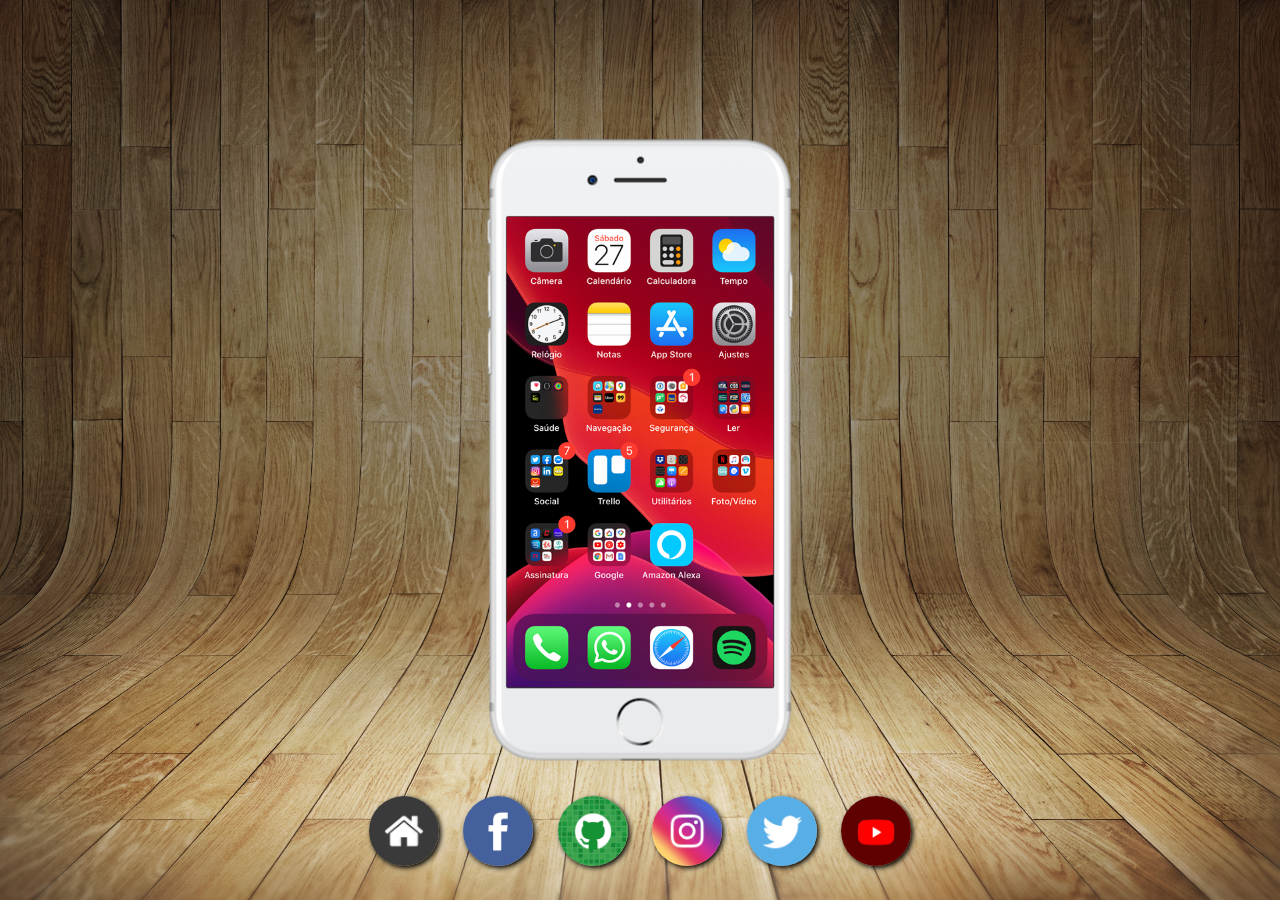
<file: index.html>
<!DOCTYPE html>
<html lang="pt-br">
<head>
    <meta charset="UTF-8">
    <meta http-equiv="X-UA-Compatible" content="IE=edge">
    <meta name="viewport" content="width=device-width, initial-scale=1.0">
    <link rel="shortcut icon" href="pacote-d013/favicon.ico" type="image/x-icon">
    <title>Projeto Redes Socais</title>
    <link rel="stylesheet" href="style.css">
</head>
<body>
    <main>
        <section id="celular">
            <iframe src="home.html" name="tela" id="tela" frameborder="0">
                Seu navegador não é compativel com isso.
            </iframe>
        </section>
        <section id="redes-sociais">

            <a href="home.html" target="tela"> <img src="pacote-d013/imagens/logo-home.jpg" alt="Home"></a>
            <a href="facebook.html" target="tela"> <img src="pacote-d013/imagens/logo-facebook.jpg" alt="Facebook"></a>
            <a href="github.html" target="tela"> <img src="pacote-d013/imagens/logo-github.jpg" alt="GitHub"></a>
            <a href="instagram.html" target="tela"> <img src="pacote-d013/imagens/logo-instagram.jpg" alt="Instagram"></a>
            <a href="twitter.html" target="tela"> <img src="pacote-d013/imagens/logo-twitter.jpg" alt=""></a>
            <a href="youtube.html" target="tela"> <img src="pacote-d013/imagens/logo-youtube.jpg" alt="Youtube"></a>

        </section>
    </main>
</body>
</html>
</file>
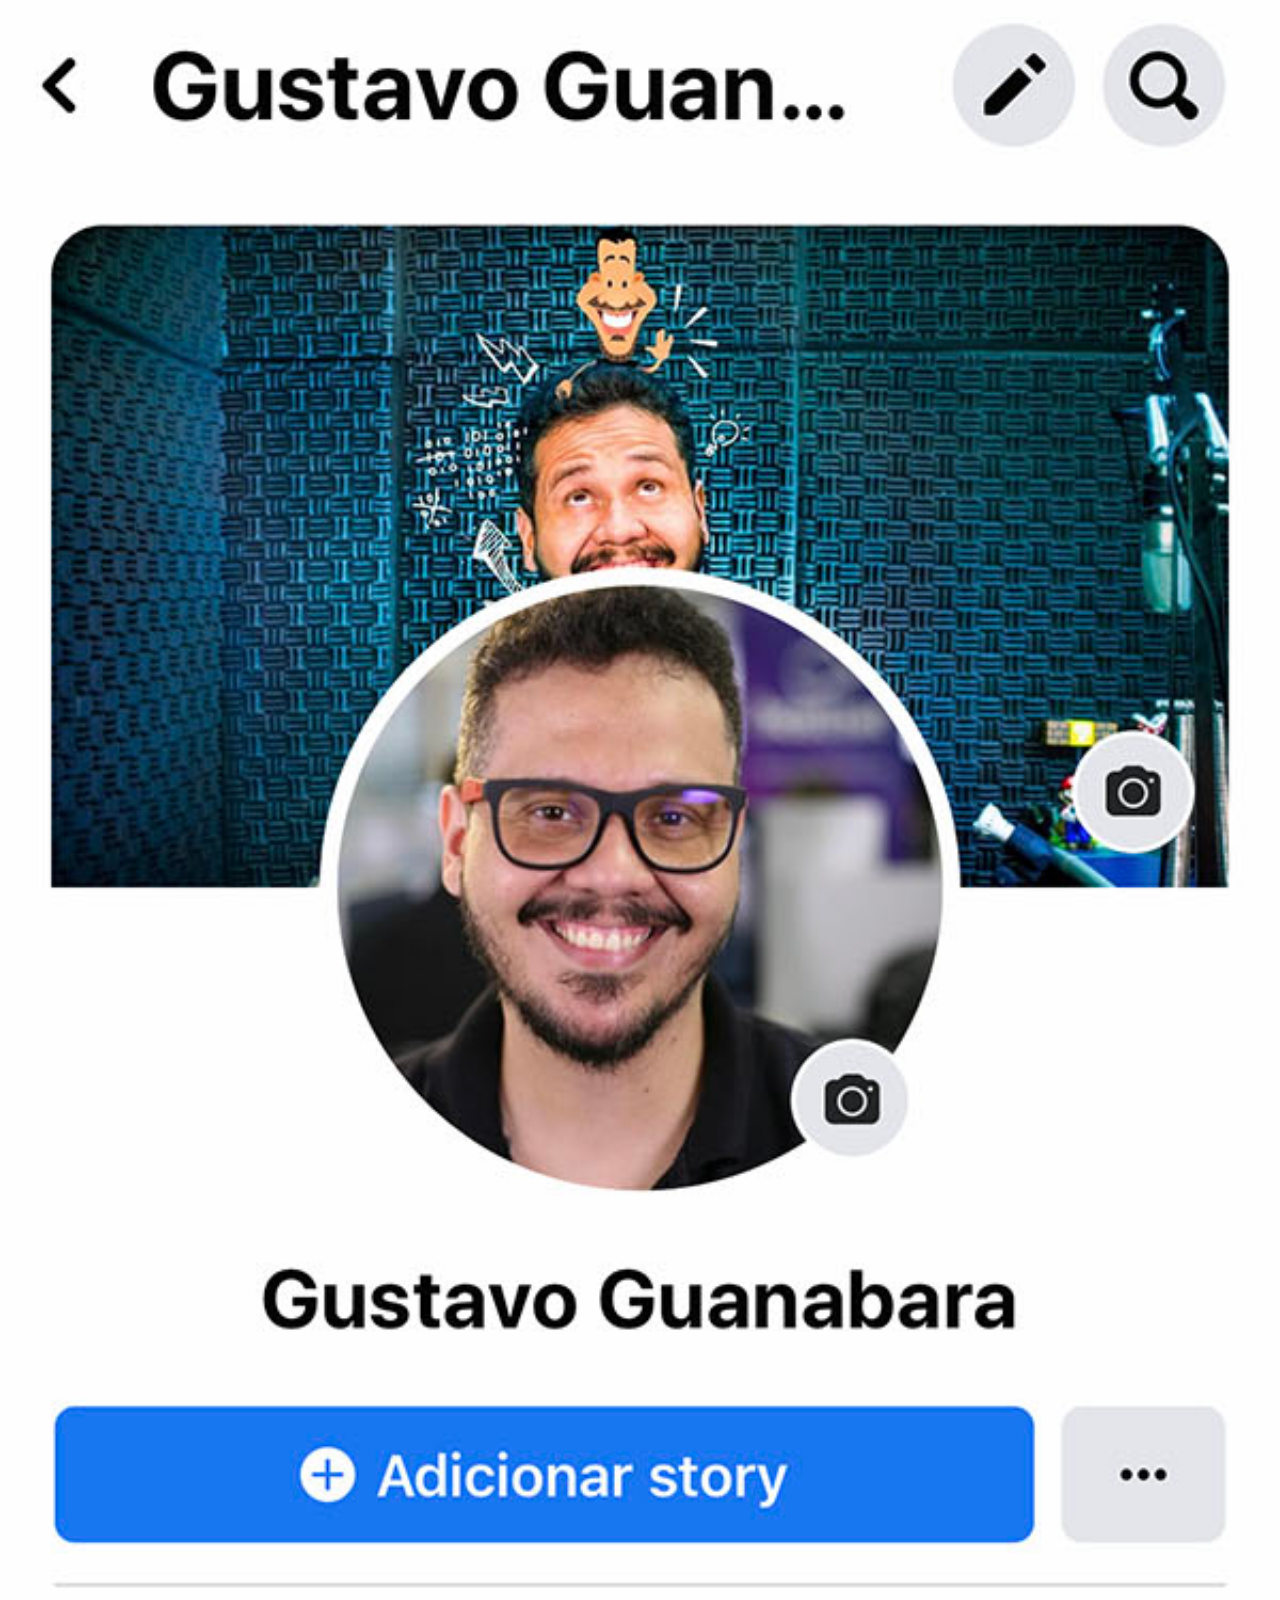
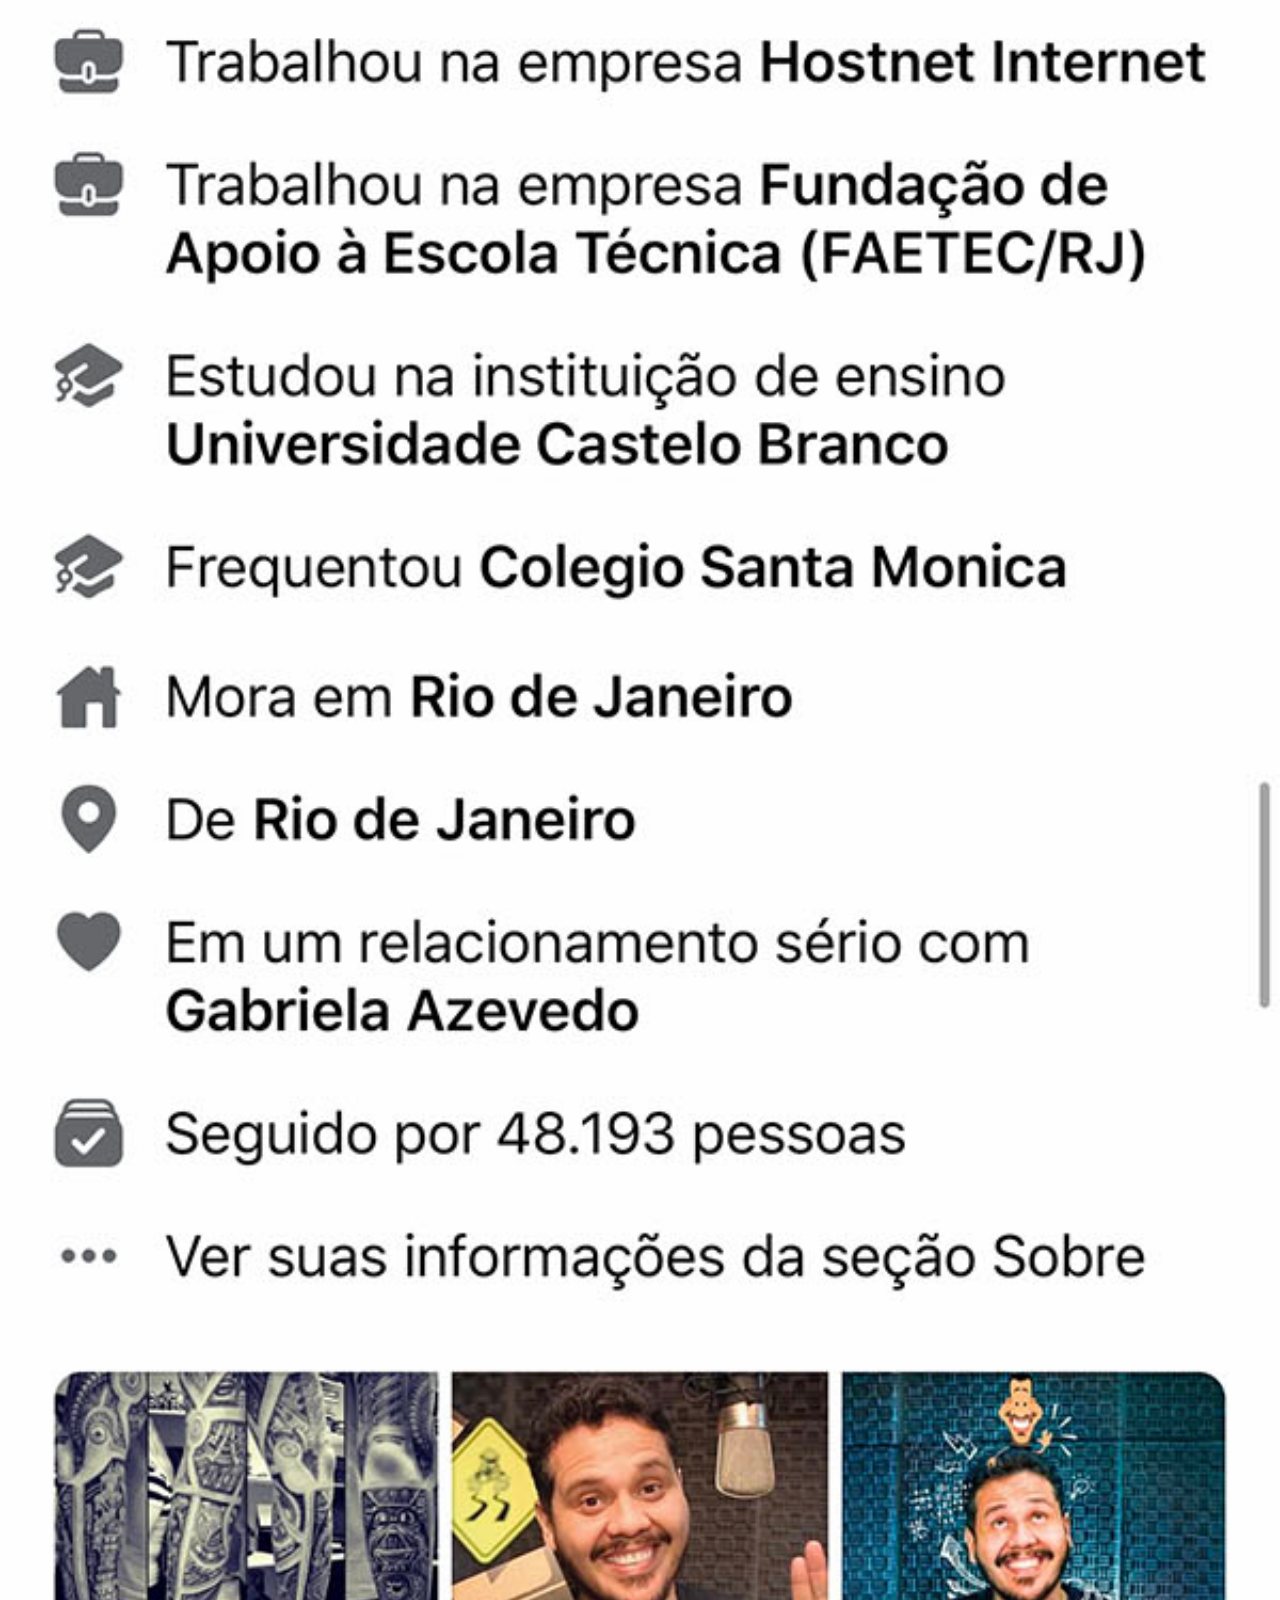
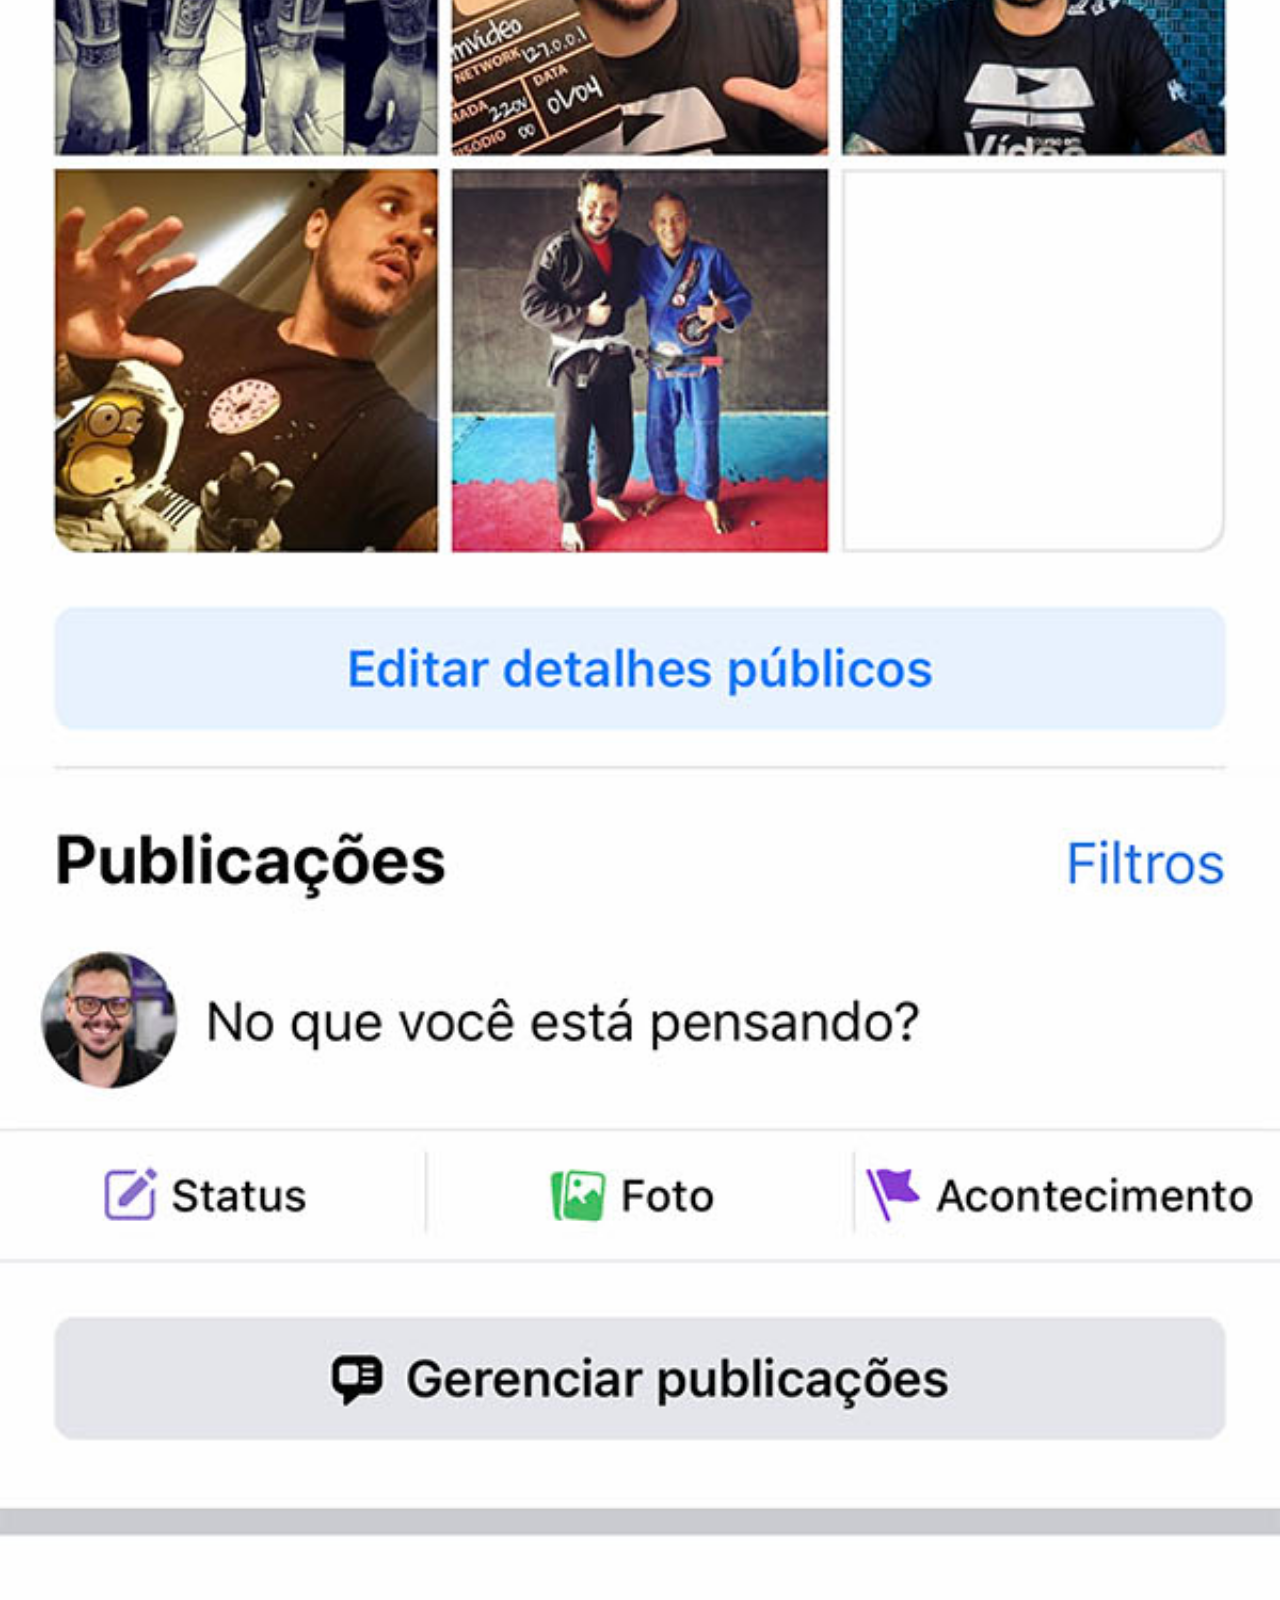
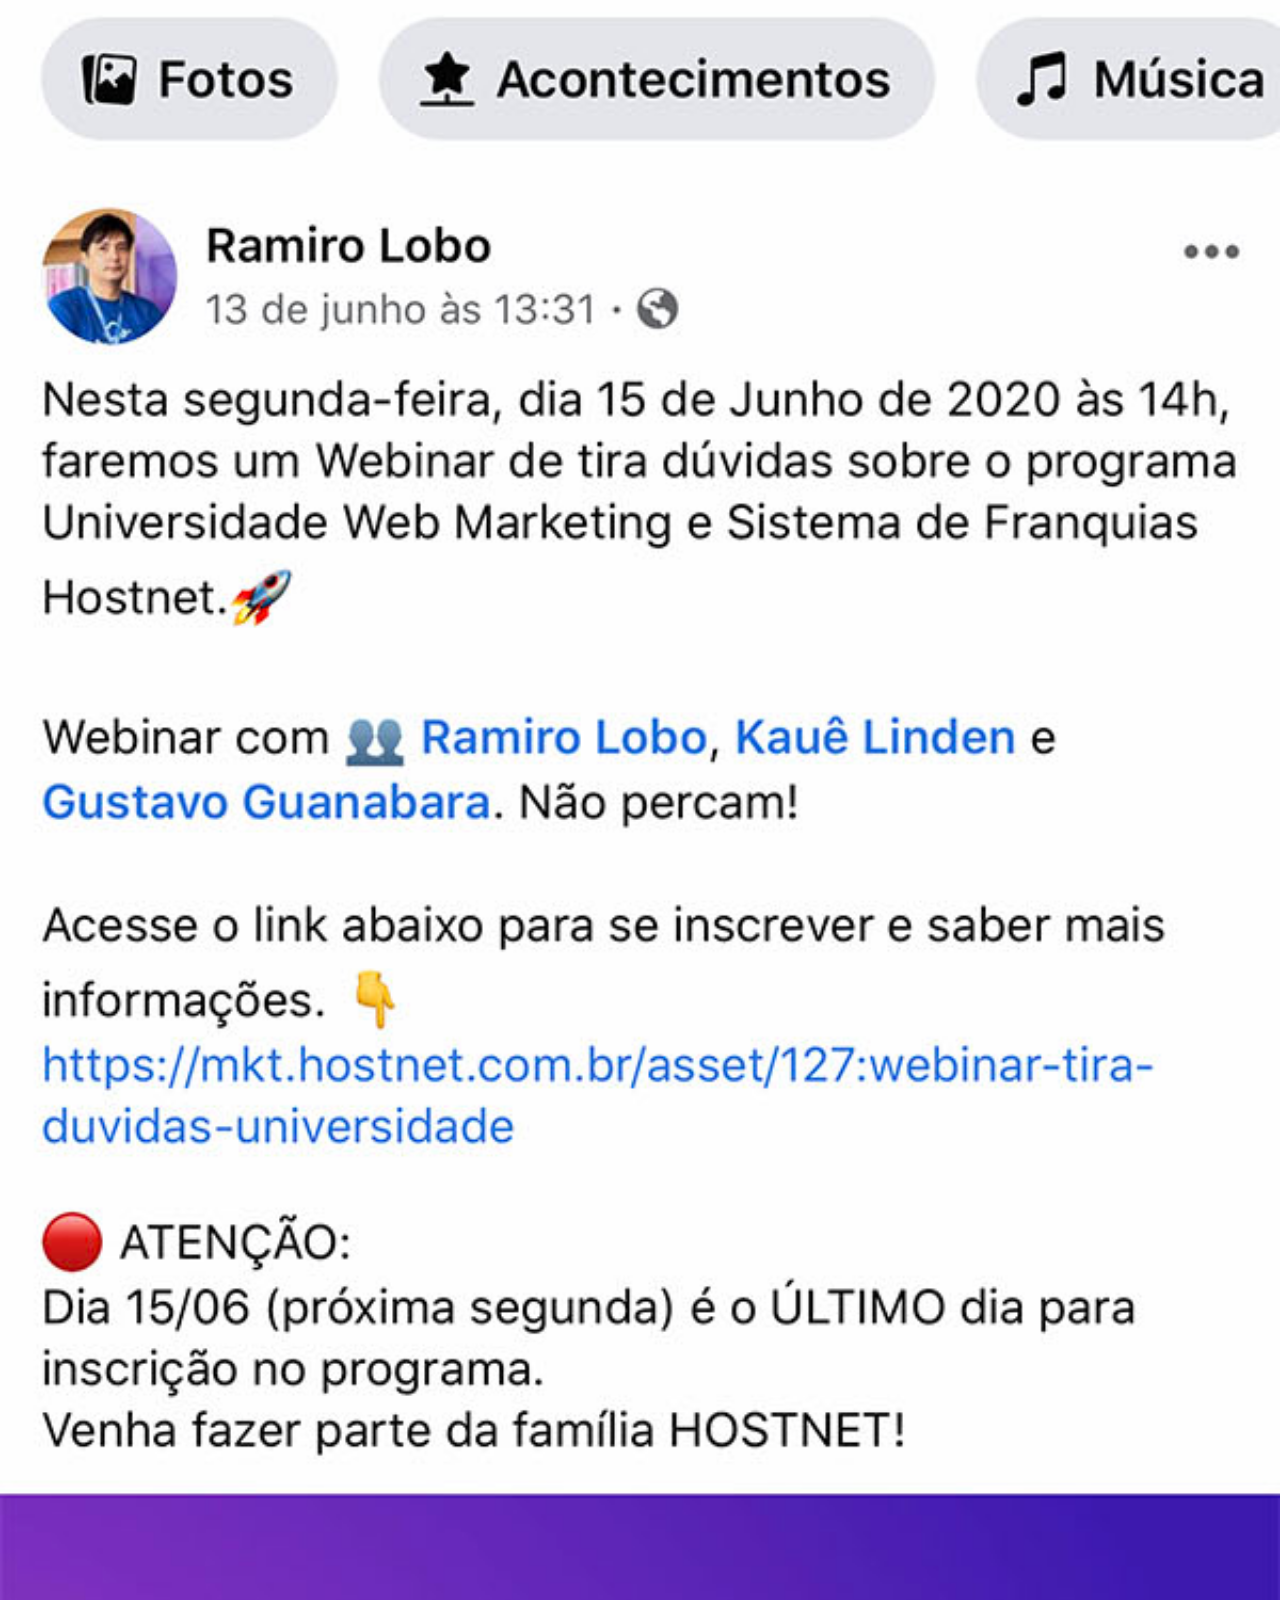
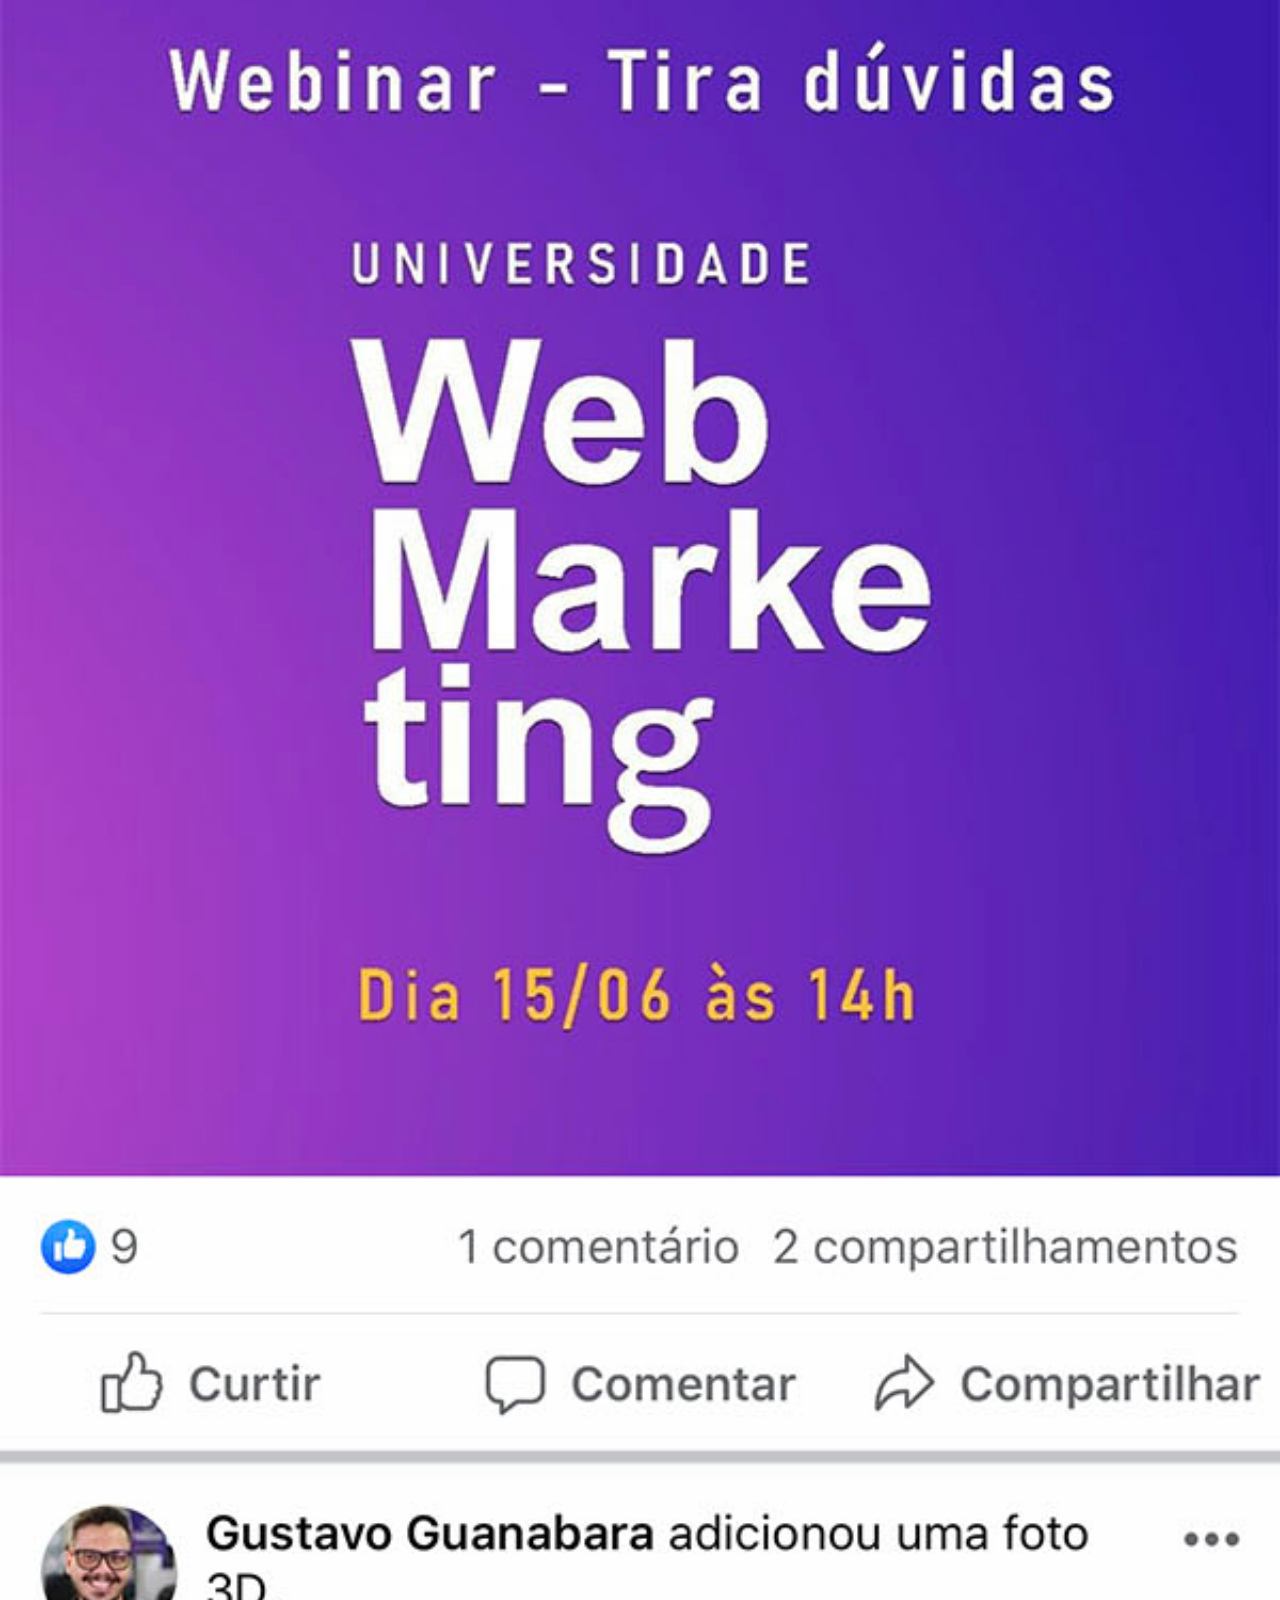
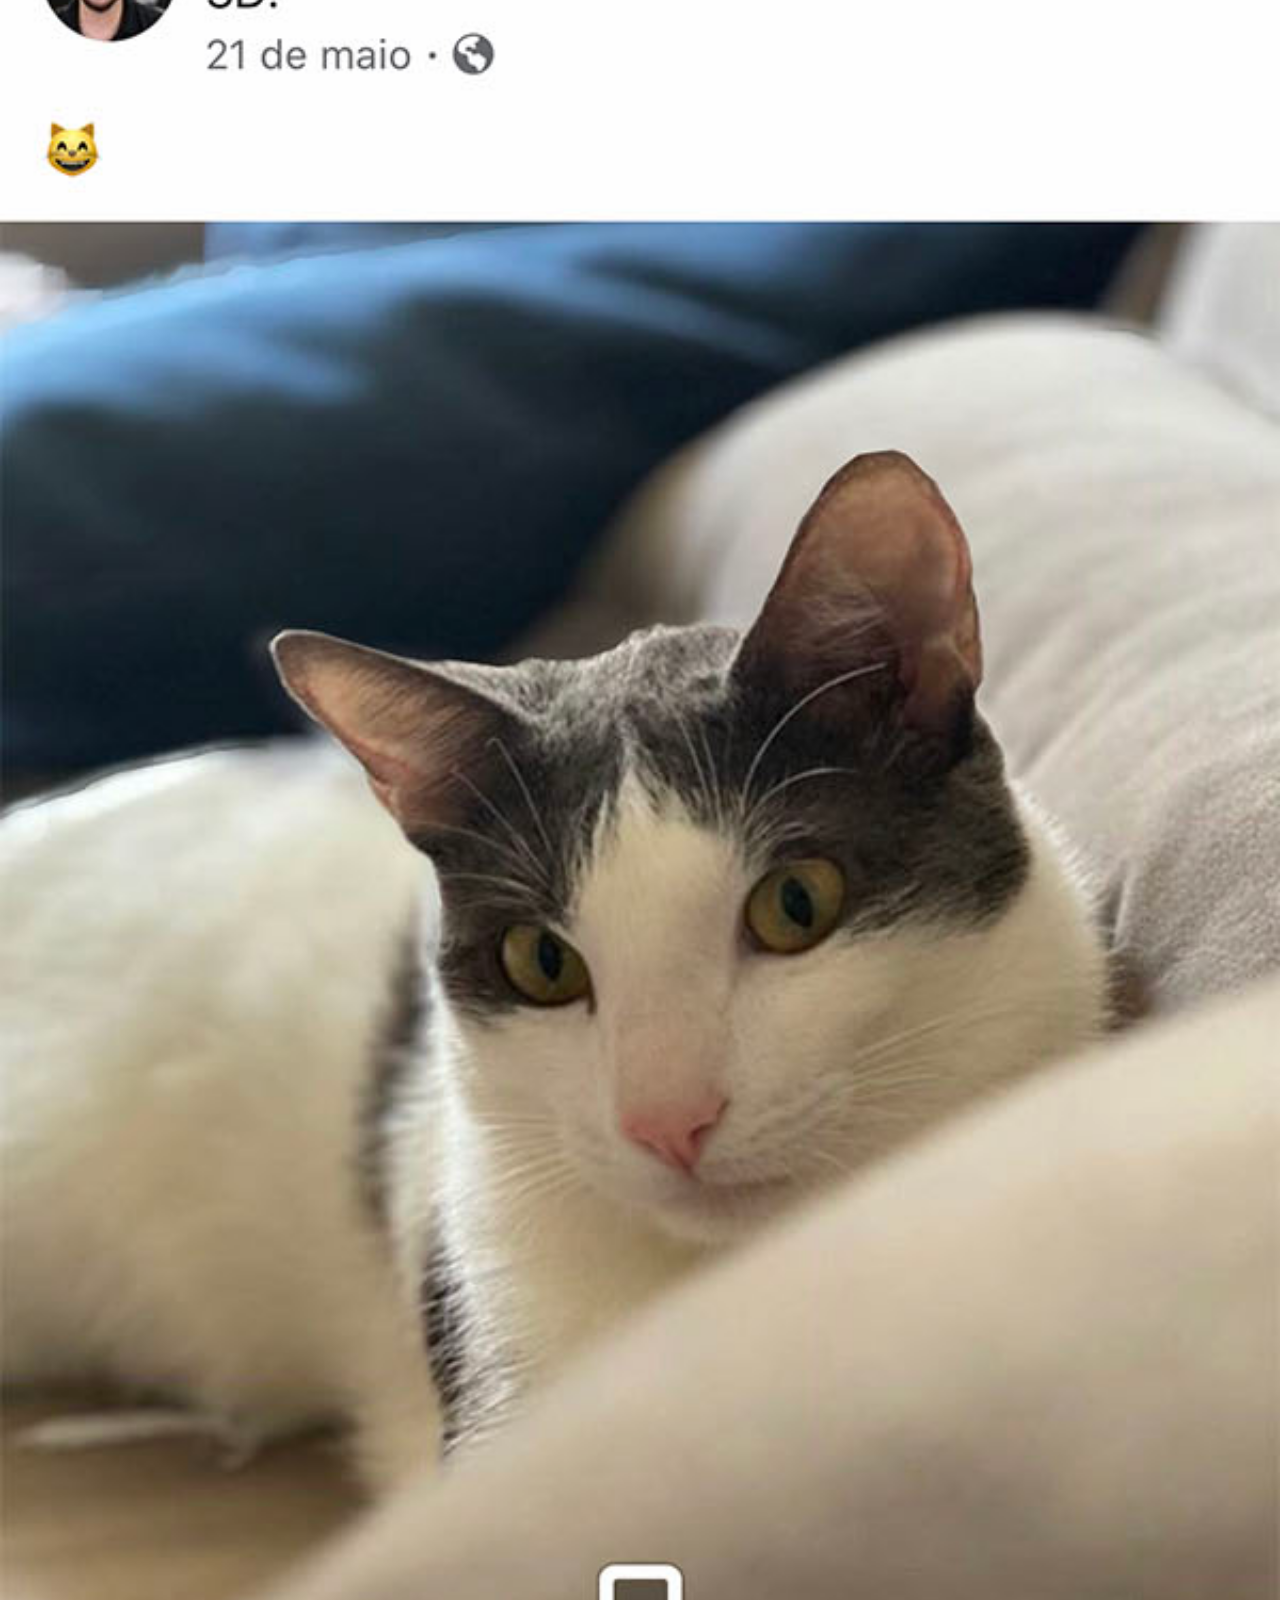
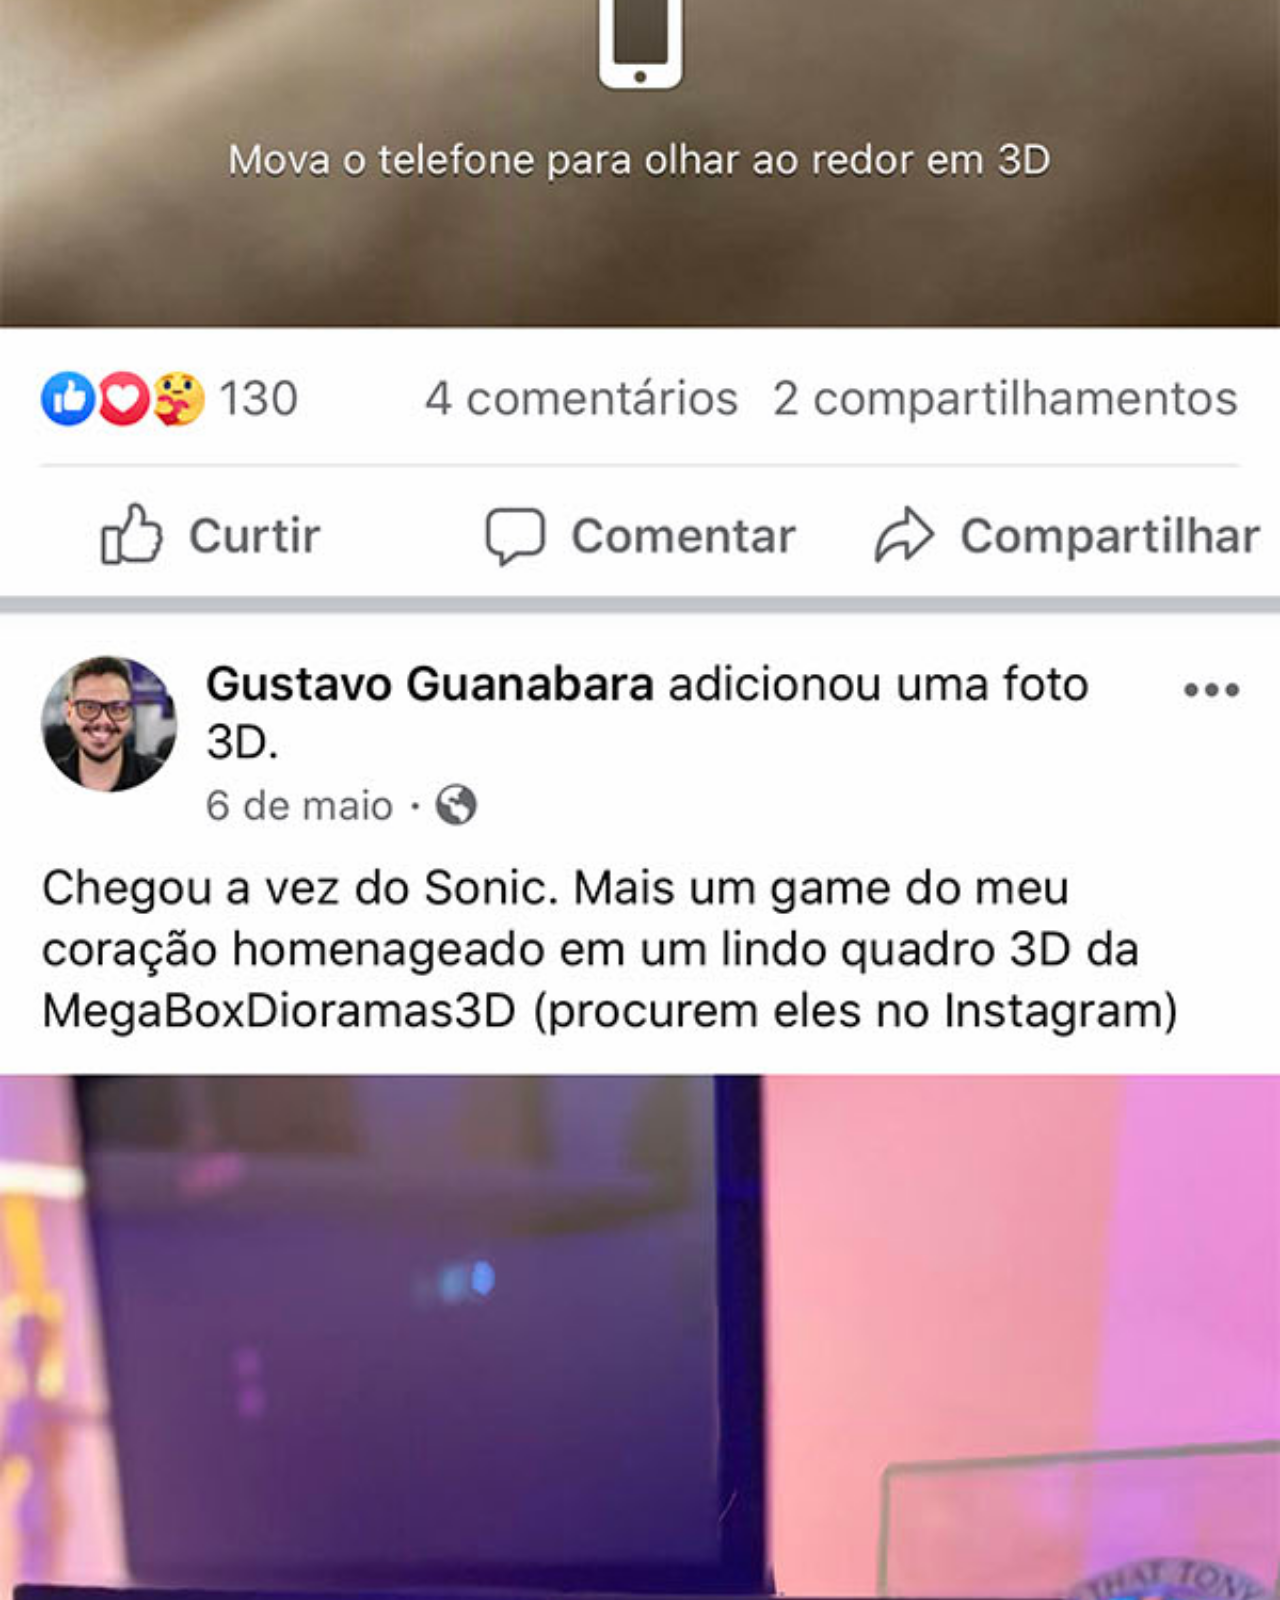
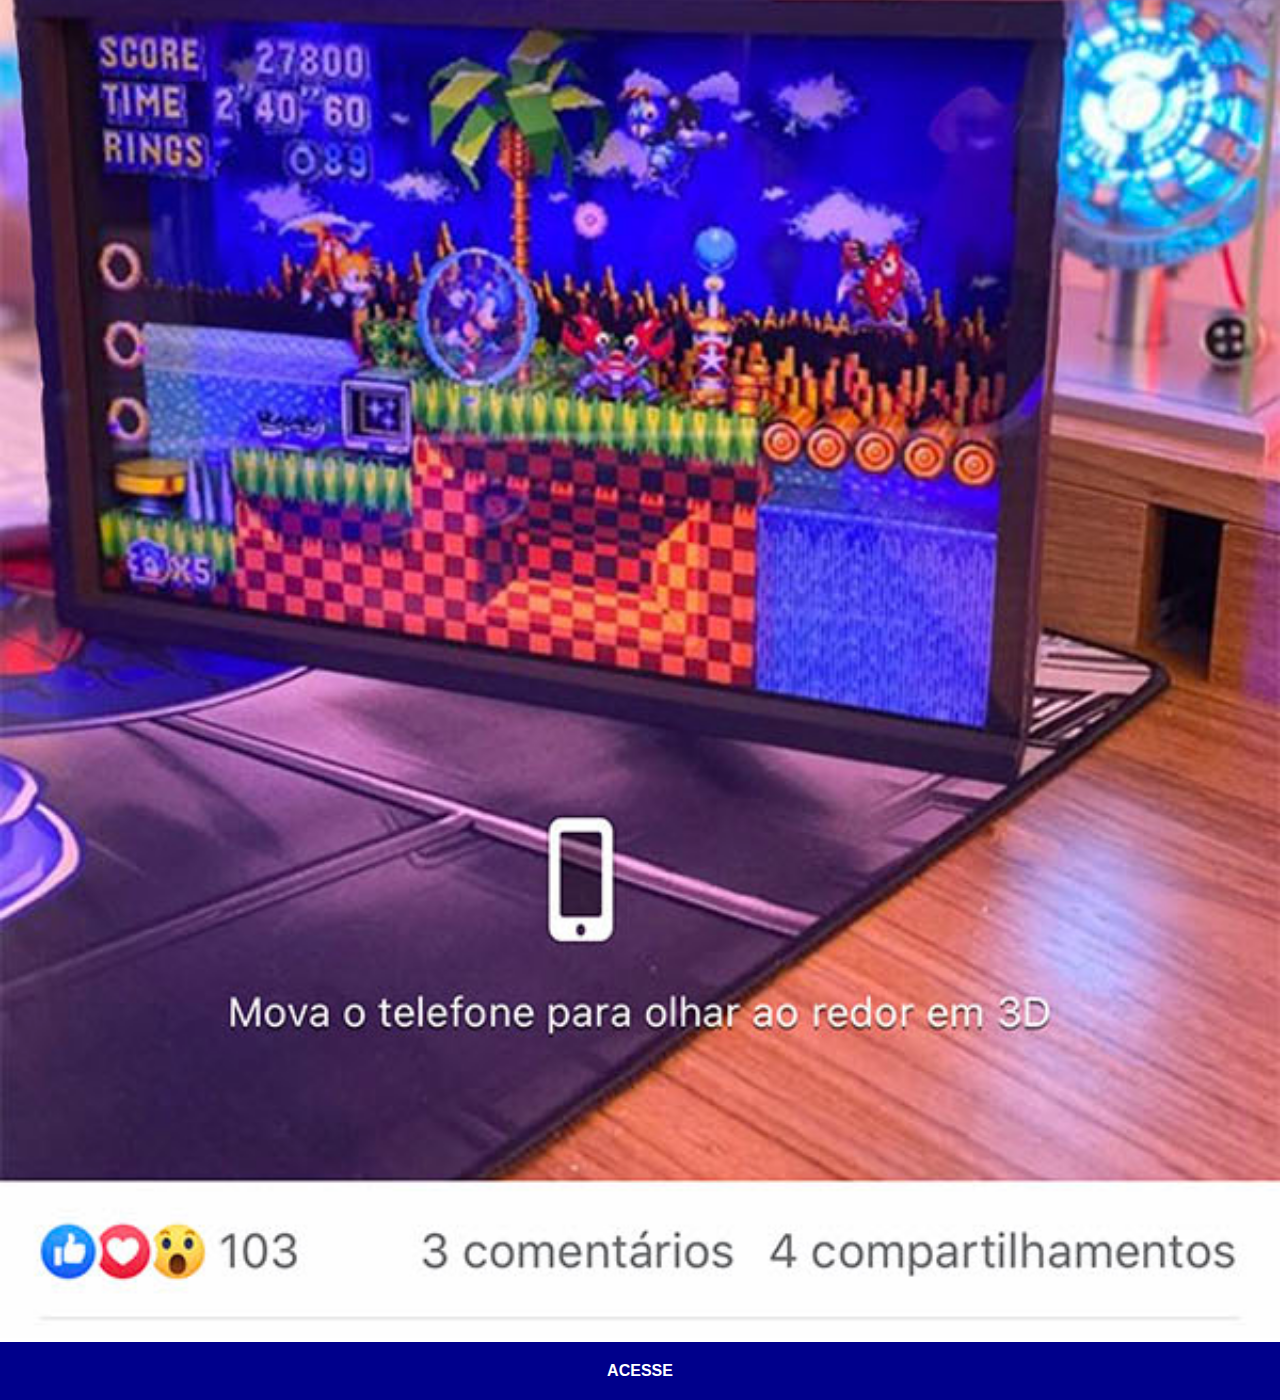
<file: facebook.html>
<!DOCTYPE html>
<html lang="pt-br">
<head>
    <meta charset="UTF-8">
    <meta http-equiv="X-UA-Compatible" content="IE=edge">
    <meta name="viewport" content="width=device-width, initial-scale=1.0">
    <title>Facebook</title>
    <link rel="stylesheet" href="sociais.css">
</head>
<body>
    <img src="pacote-d013/imagens/tela-facebook.jpg" alt="">
    <a href="https://www.facebook.com/" target="_blank"> ACESSE</a>
</body>
</html>
</file>
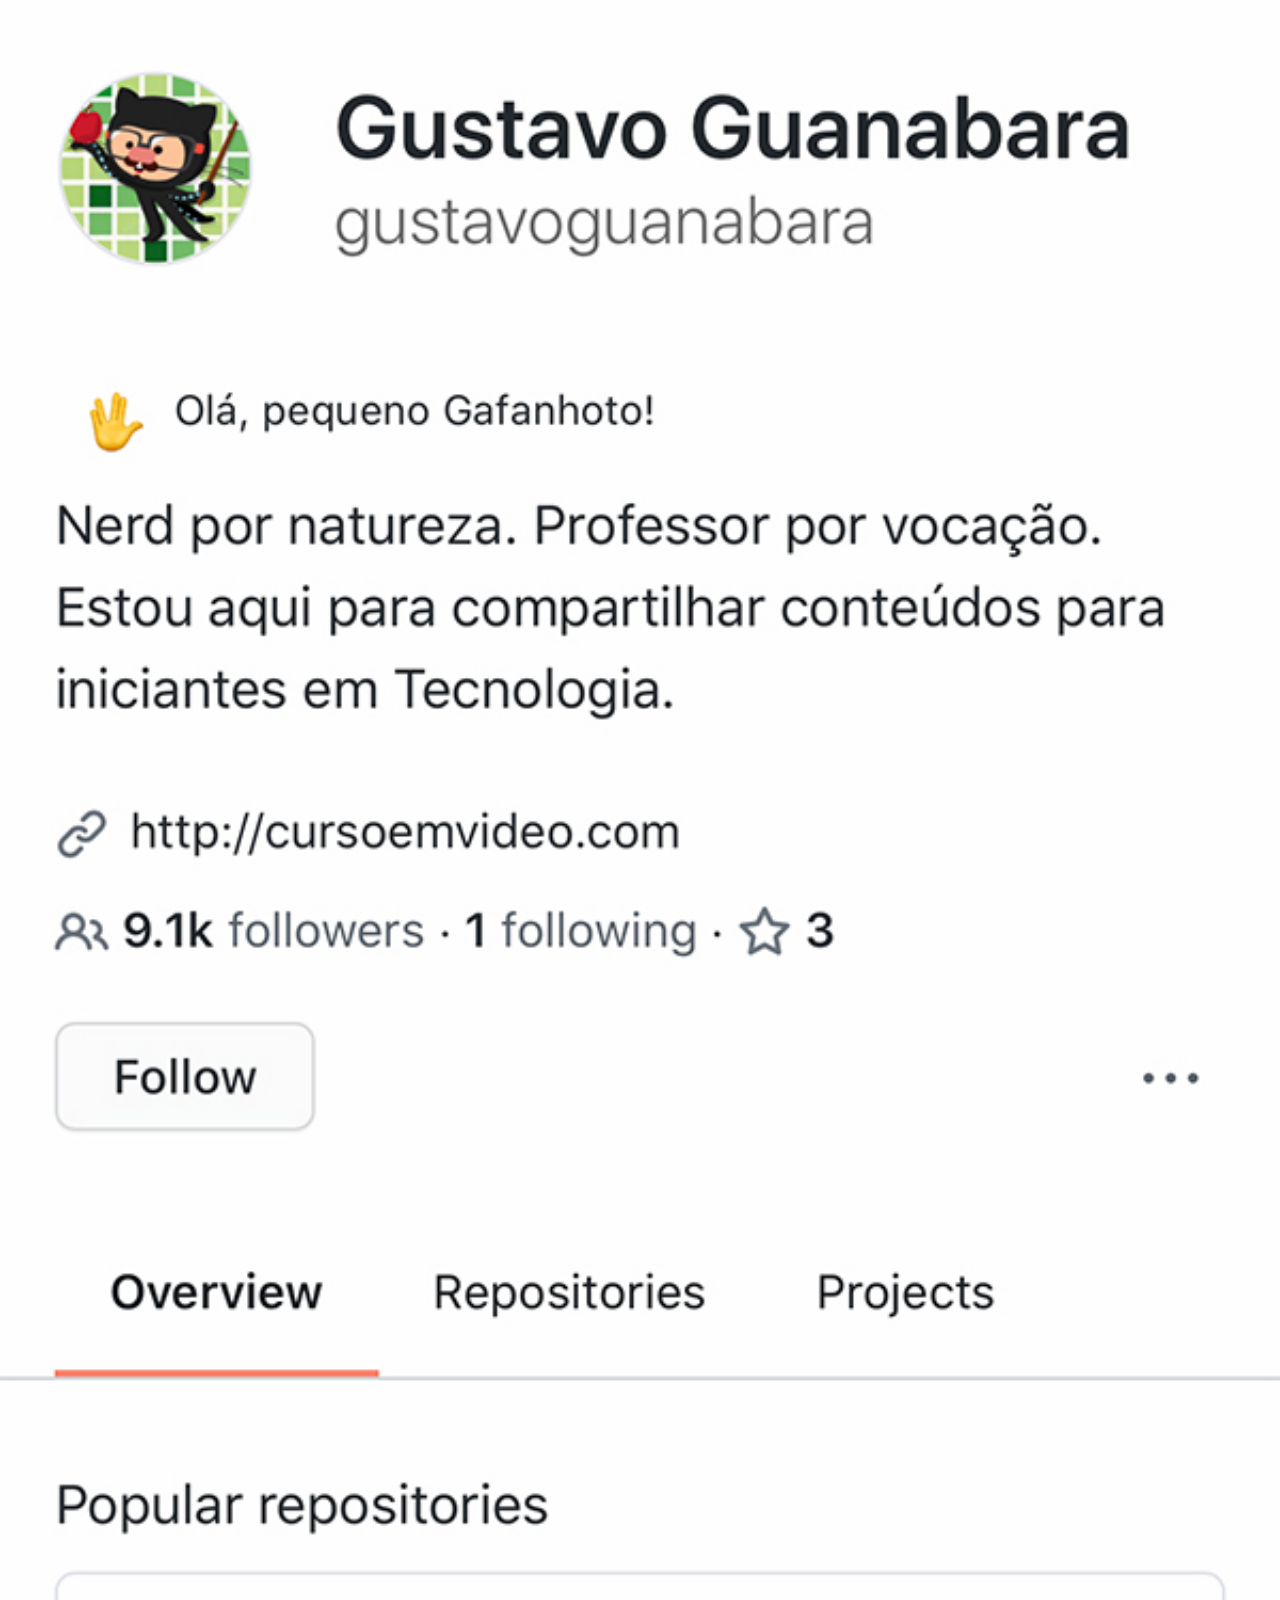
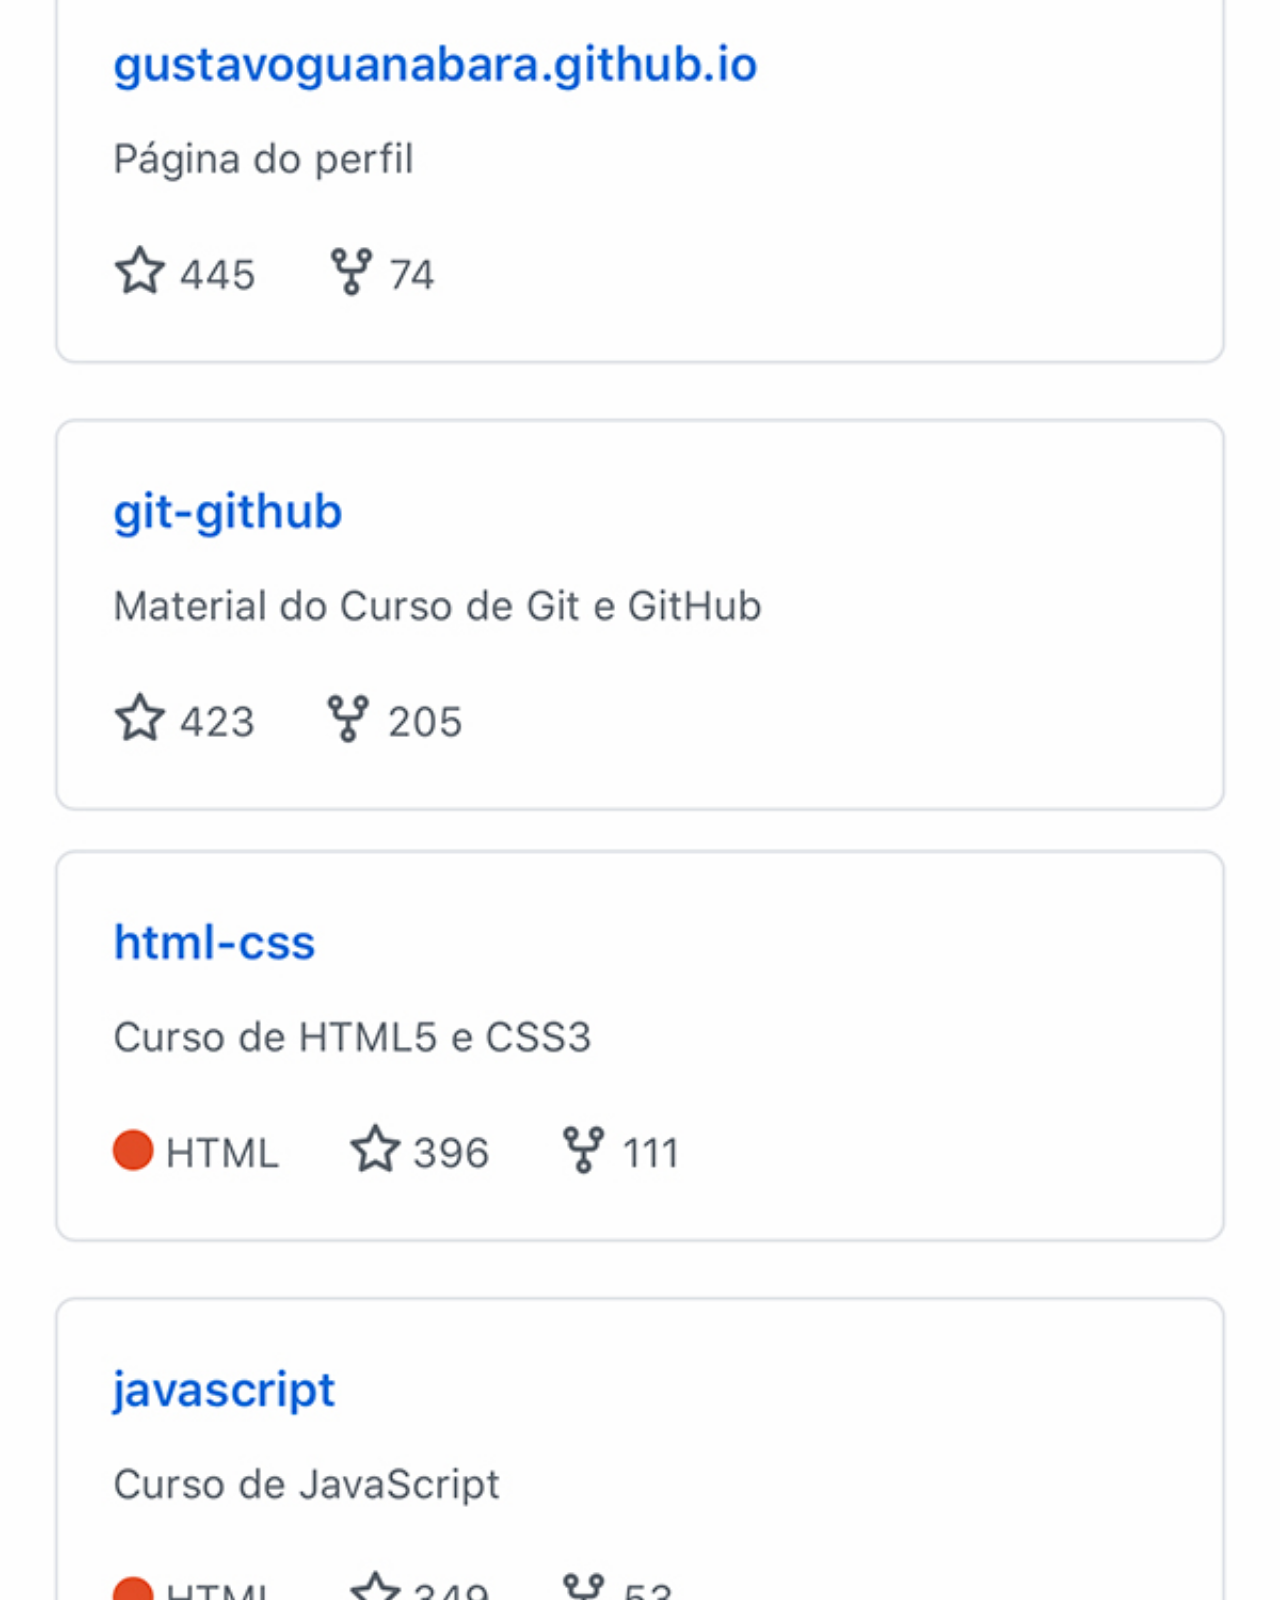
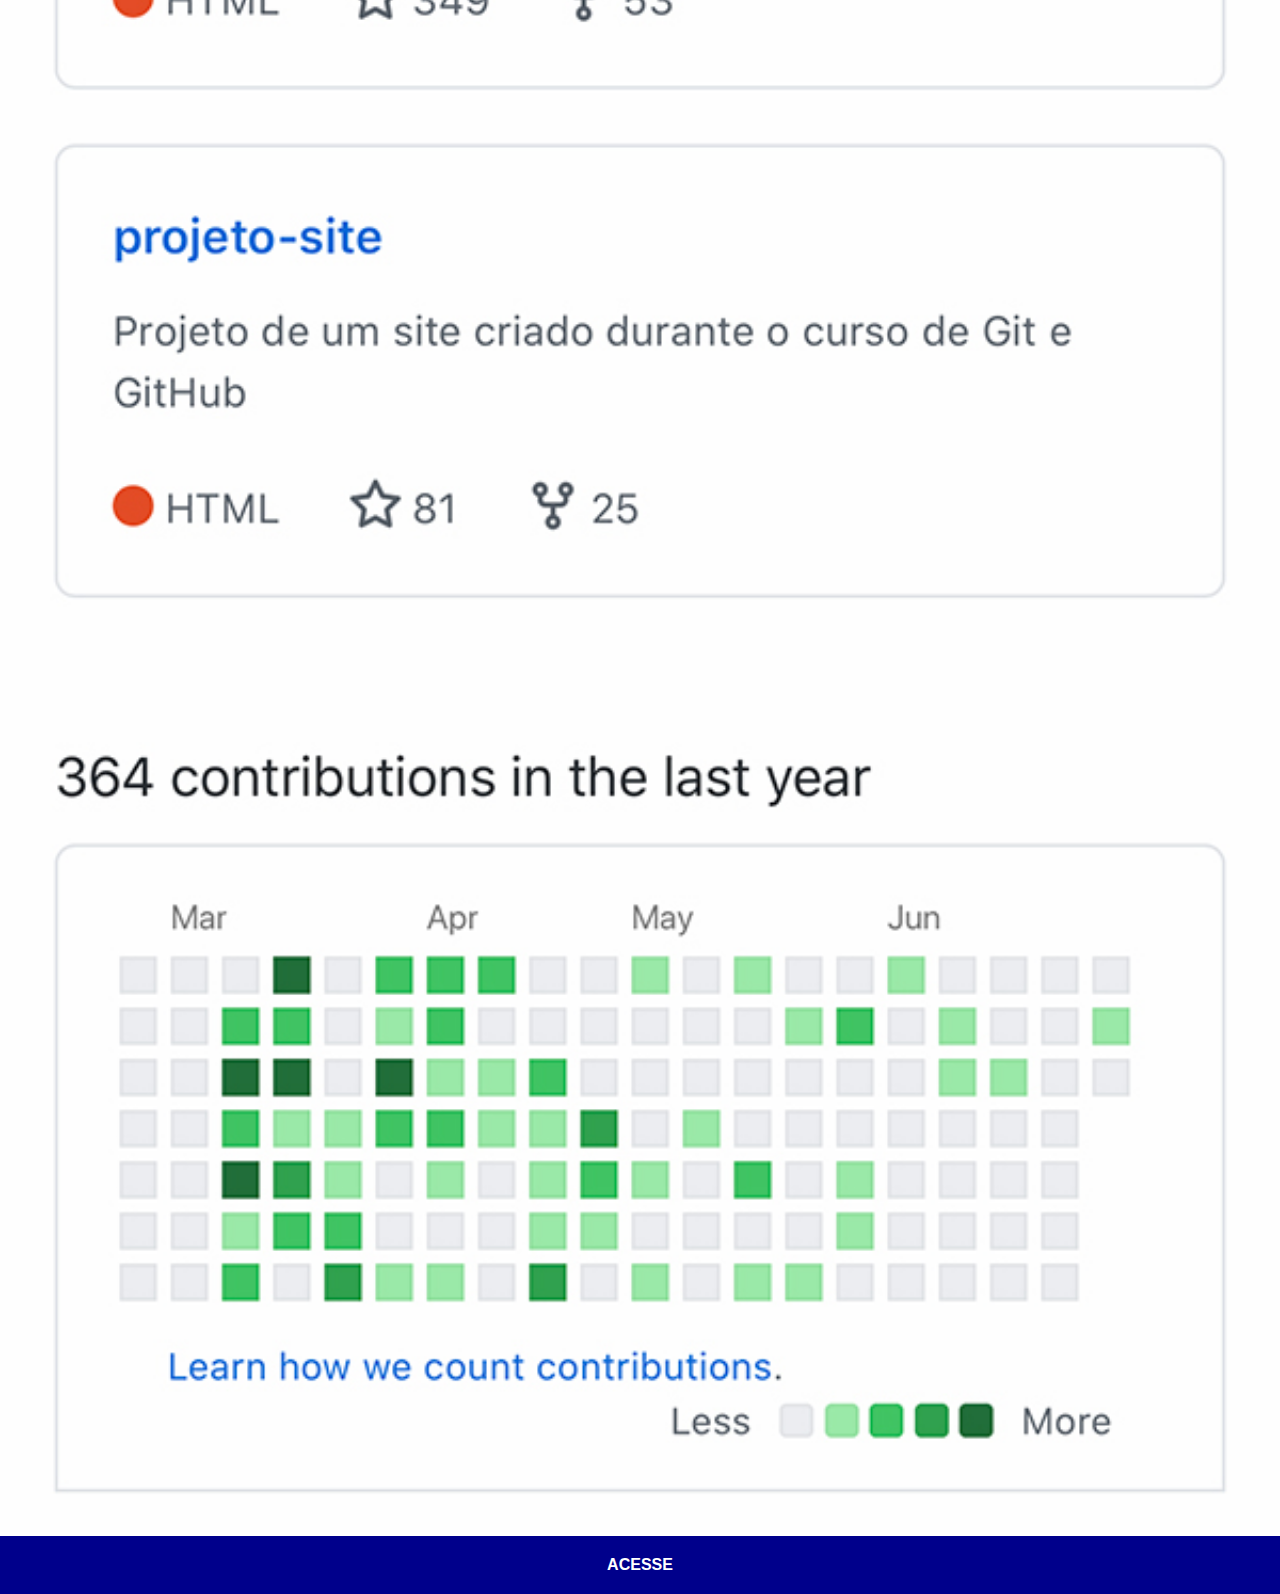
<file: github.html>
<!DOCTYPE html>
<html lang="pt-br">
<head>
    <meta charset="UTF-8">
    <meta http-equiv="X-UA-Compatible" content="IE=edge">
    <meta name="viewport" content="width=device-width, initial-scale=1.0">
    <title>Github</title>
    <link rel="stylesheet" href="sociais.css">
</head>
<body>
    <img src="pacote-d013/imagens/tela-github.jpg" alt="">
    <a href="https://github.com/SabrinyDev" target="_blank"> ACESSE</a>
</body>
</html>
</file>
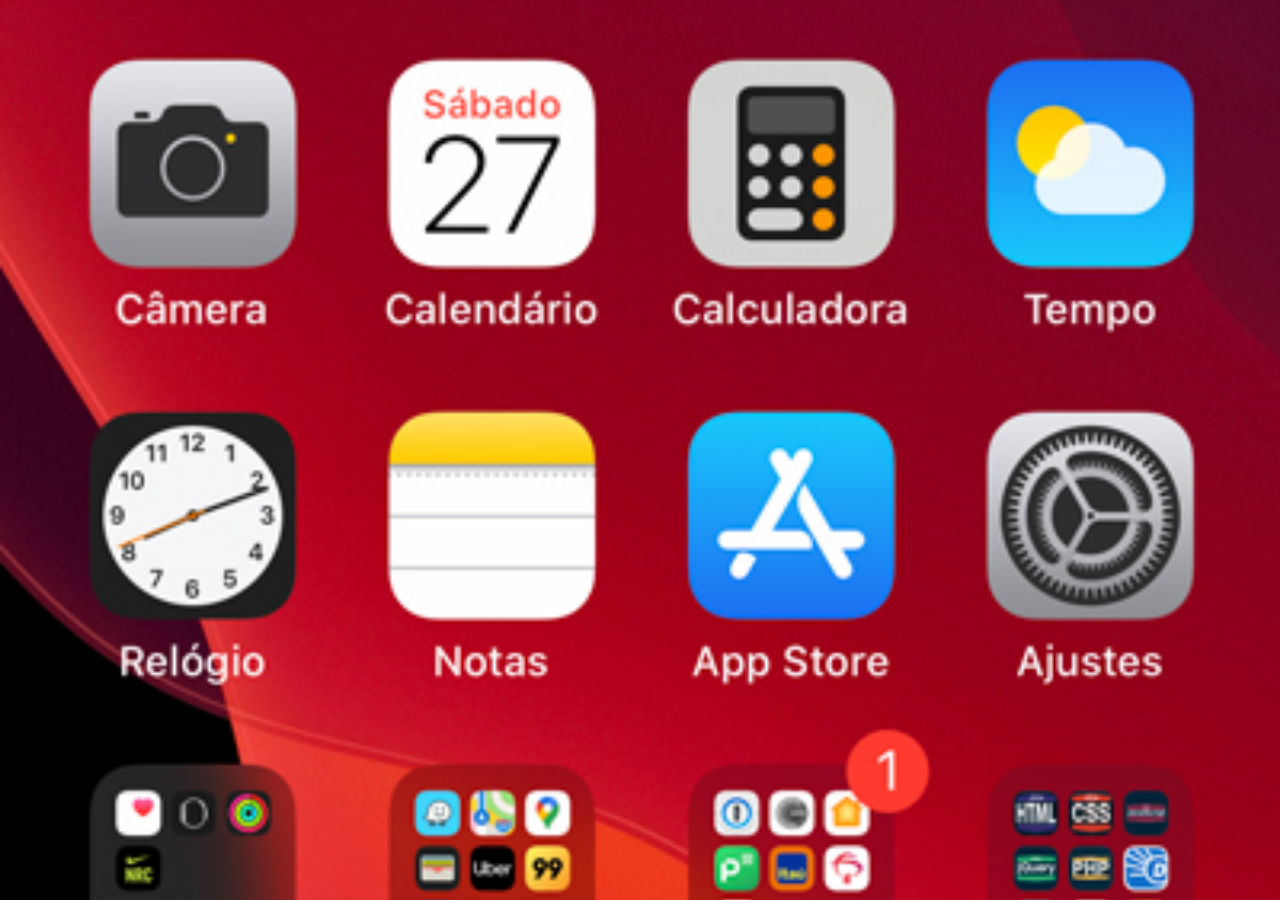
<file: home.html>
<!DOCTYPE html>
<html lang="pt-br">
<head>
    <meta charset="UTF-8">
    <meta http-equiv="X-UA-Compatible" content="IE=edge">
    <meta name="viewport" content="width=device-width, initial-scale=1.0">
    <title>Home</title>
    <style>
        *{
            margin: 0px;
            padding: 0px;
        }

        body{
            width: 100vw;
            height: 100vh;
            background: black url(pacote-d013/imagens/tela-home.jpg) no-repeat top center;
            background-size: cover;
        }
    </style>
</head>
<body>
    
</body>
</html>
</file>
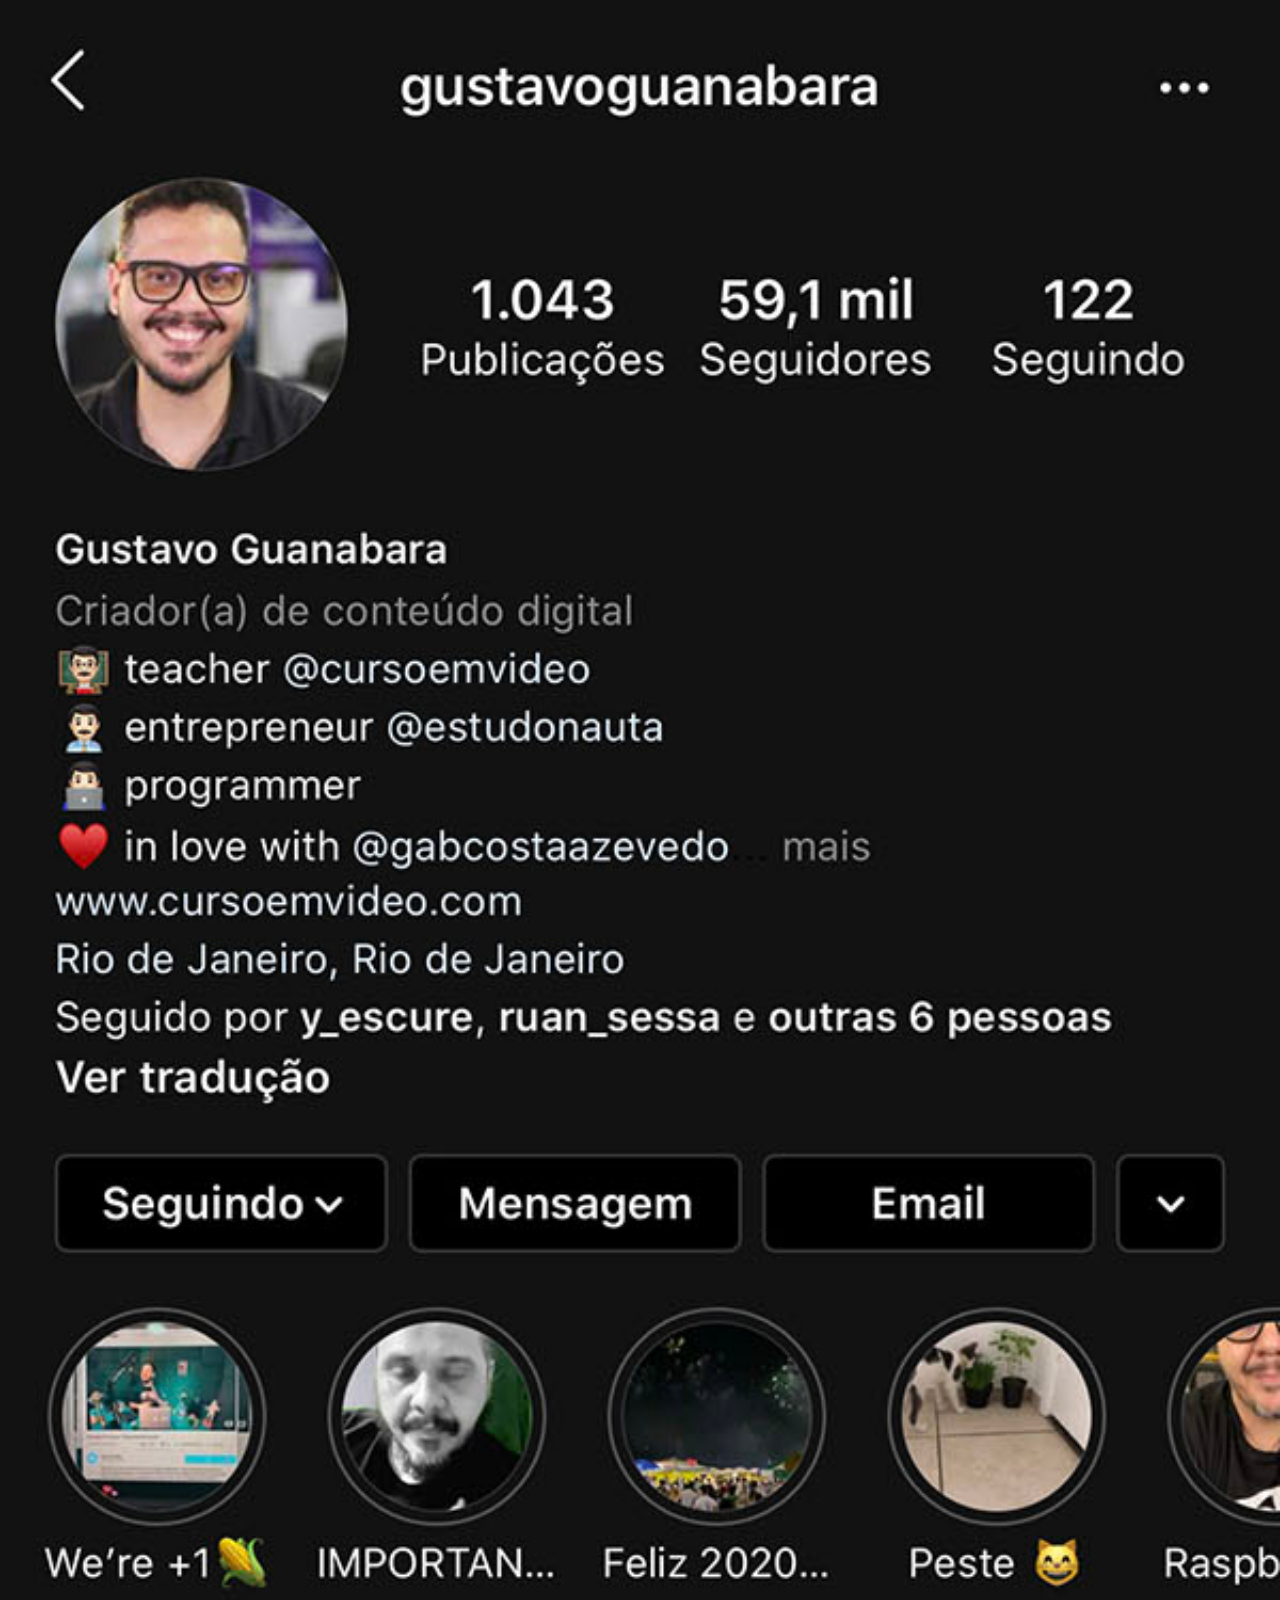
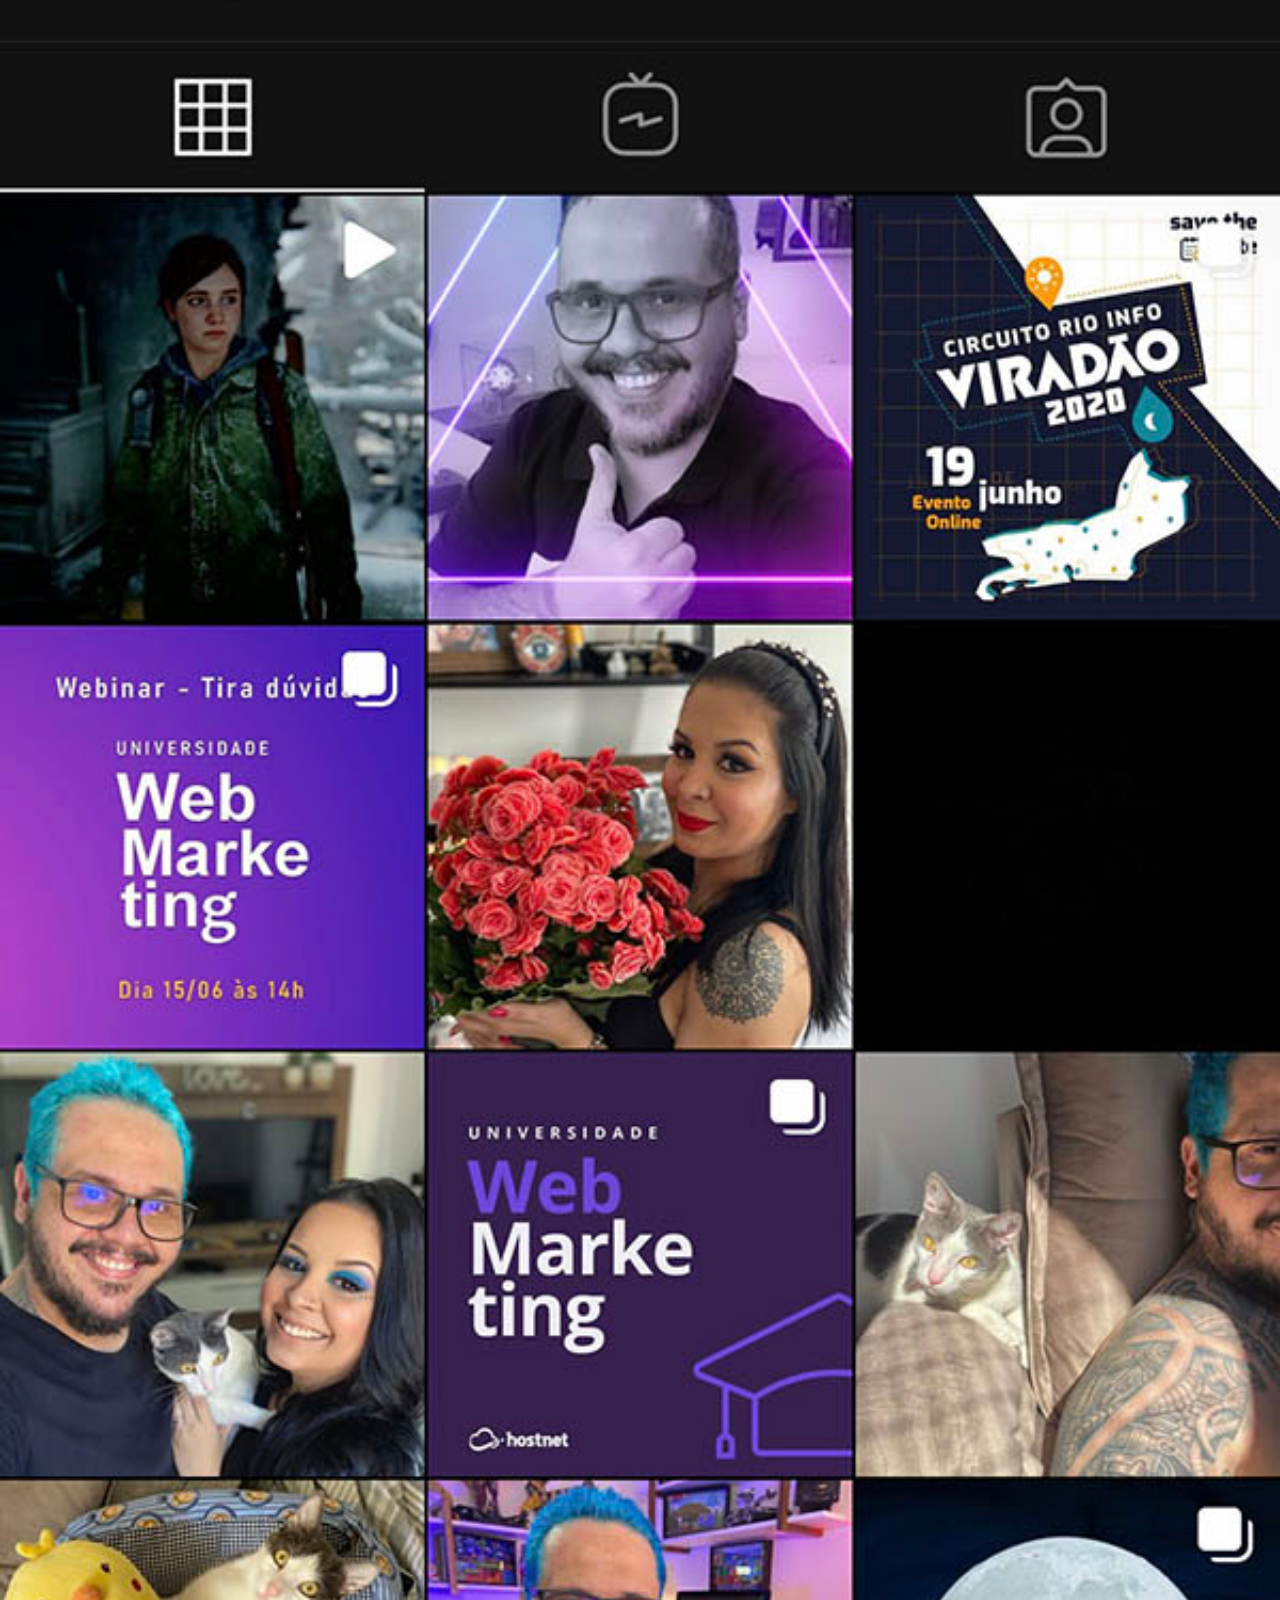
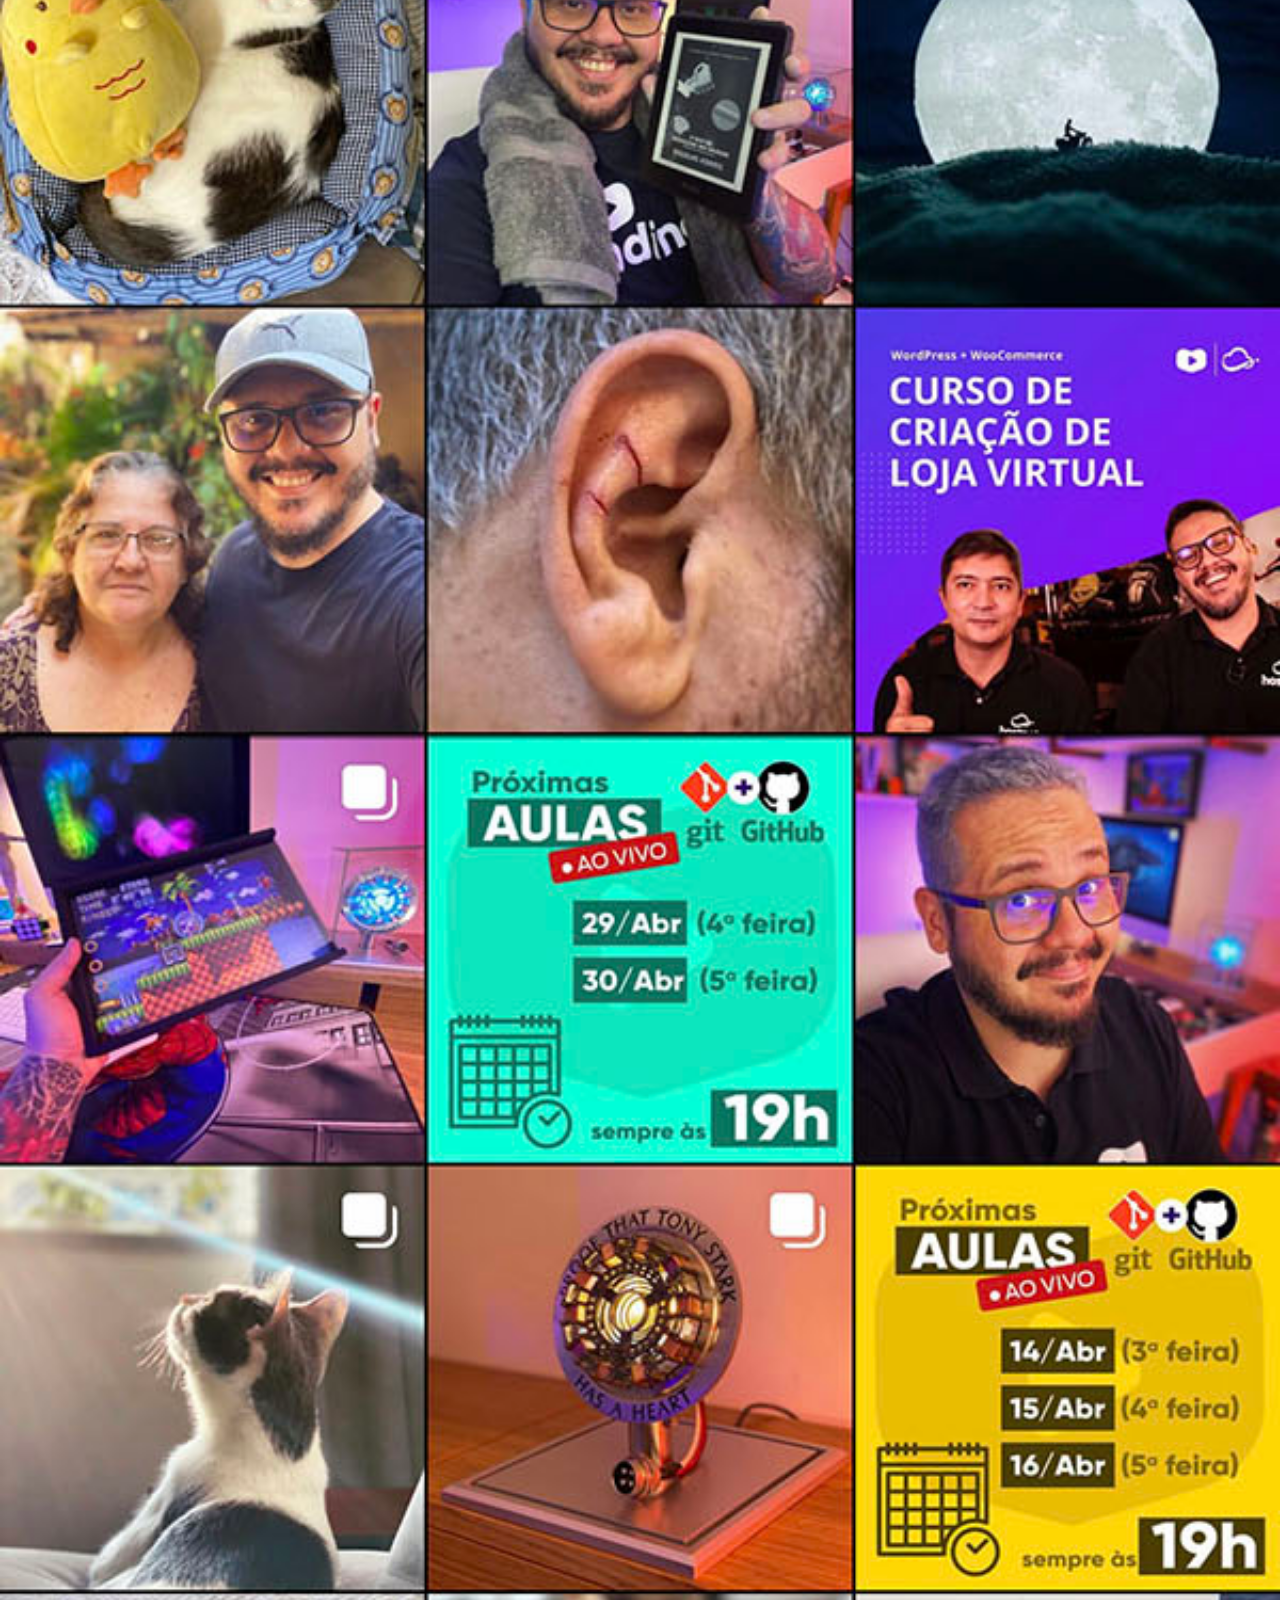
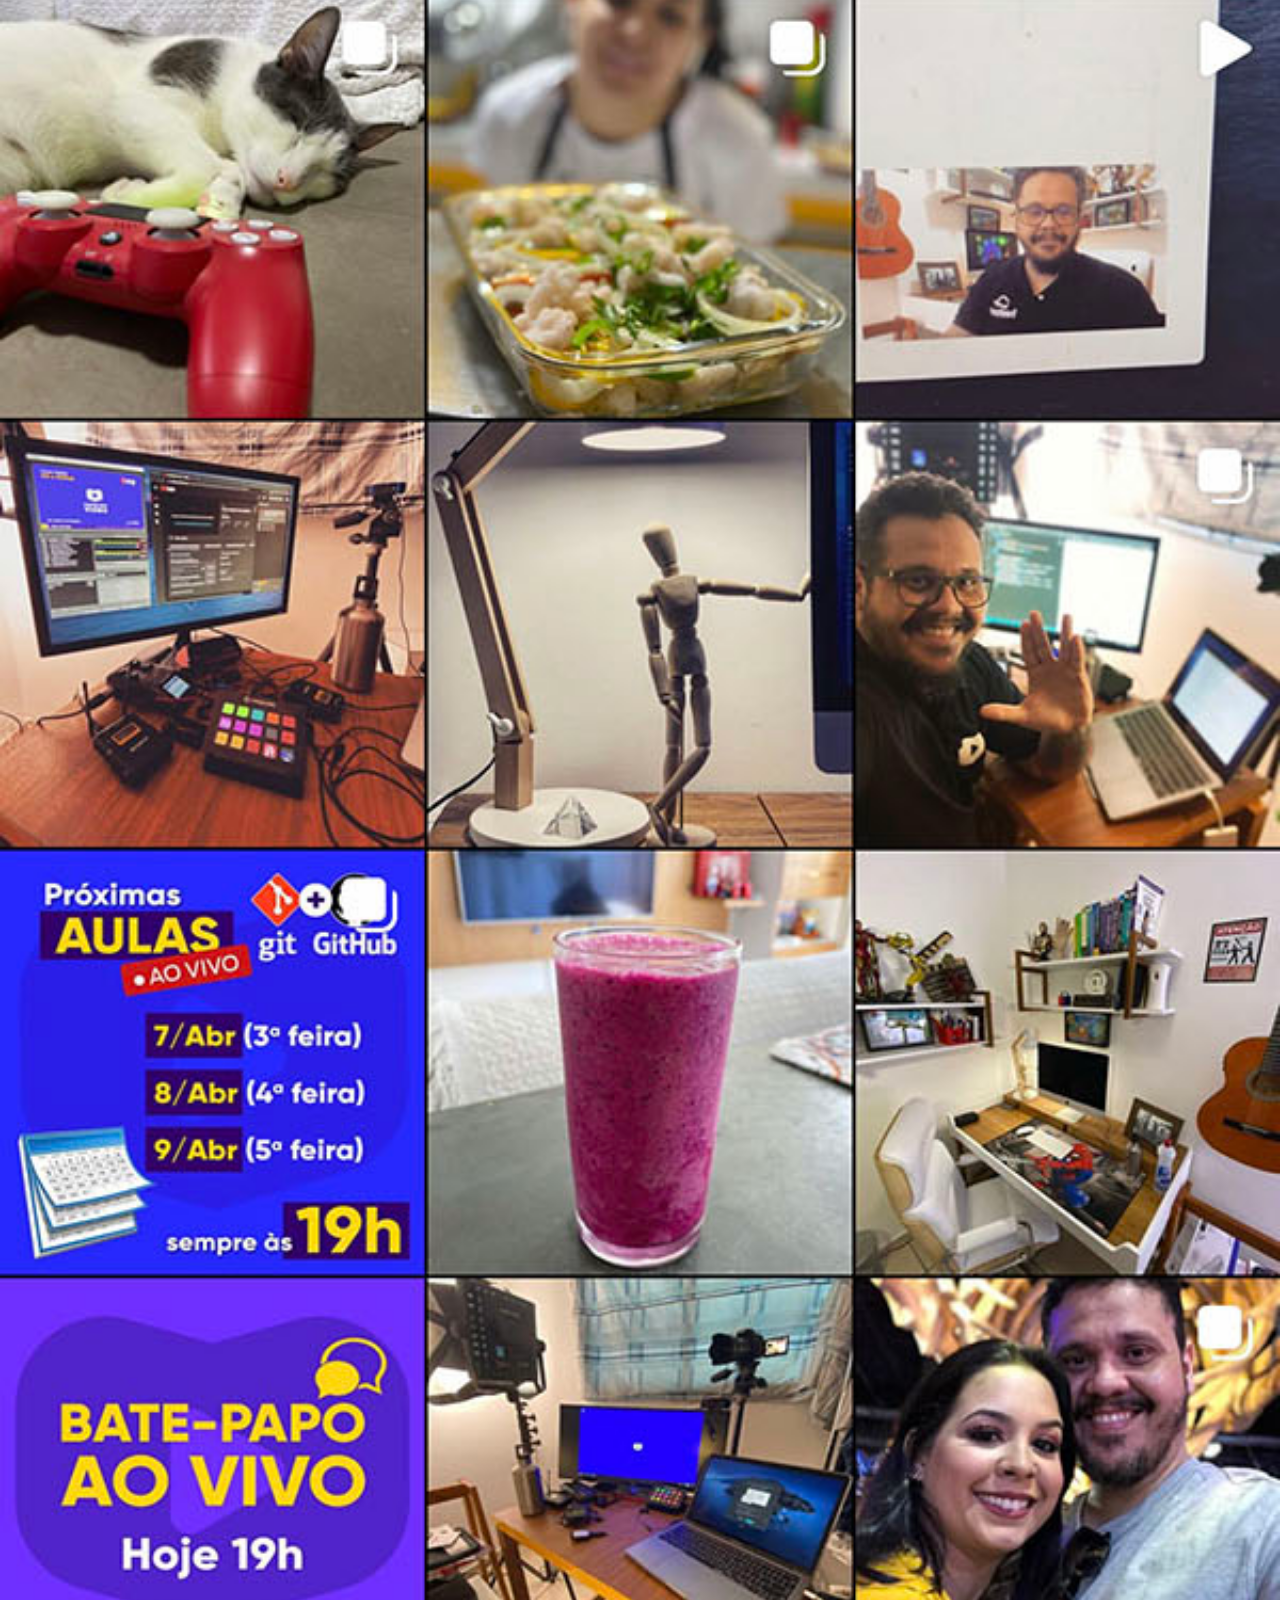
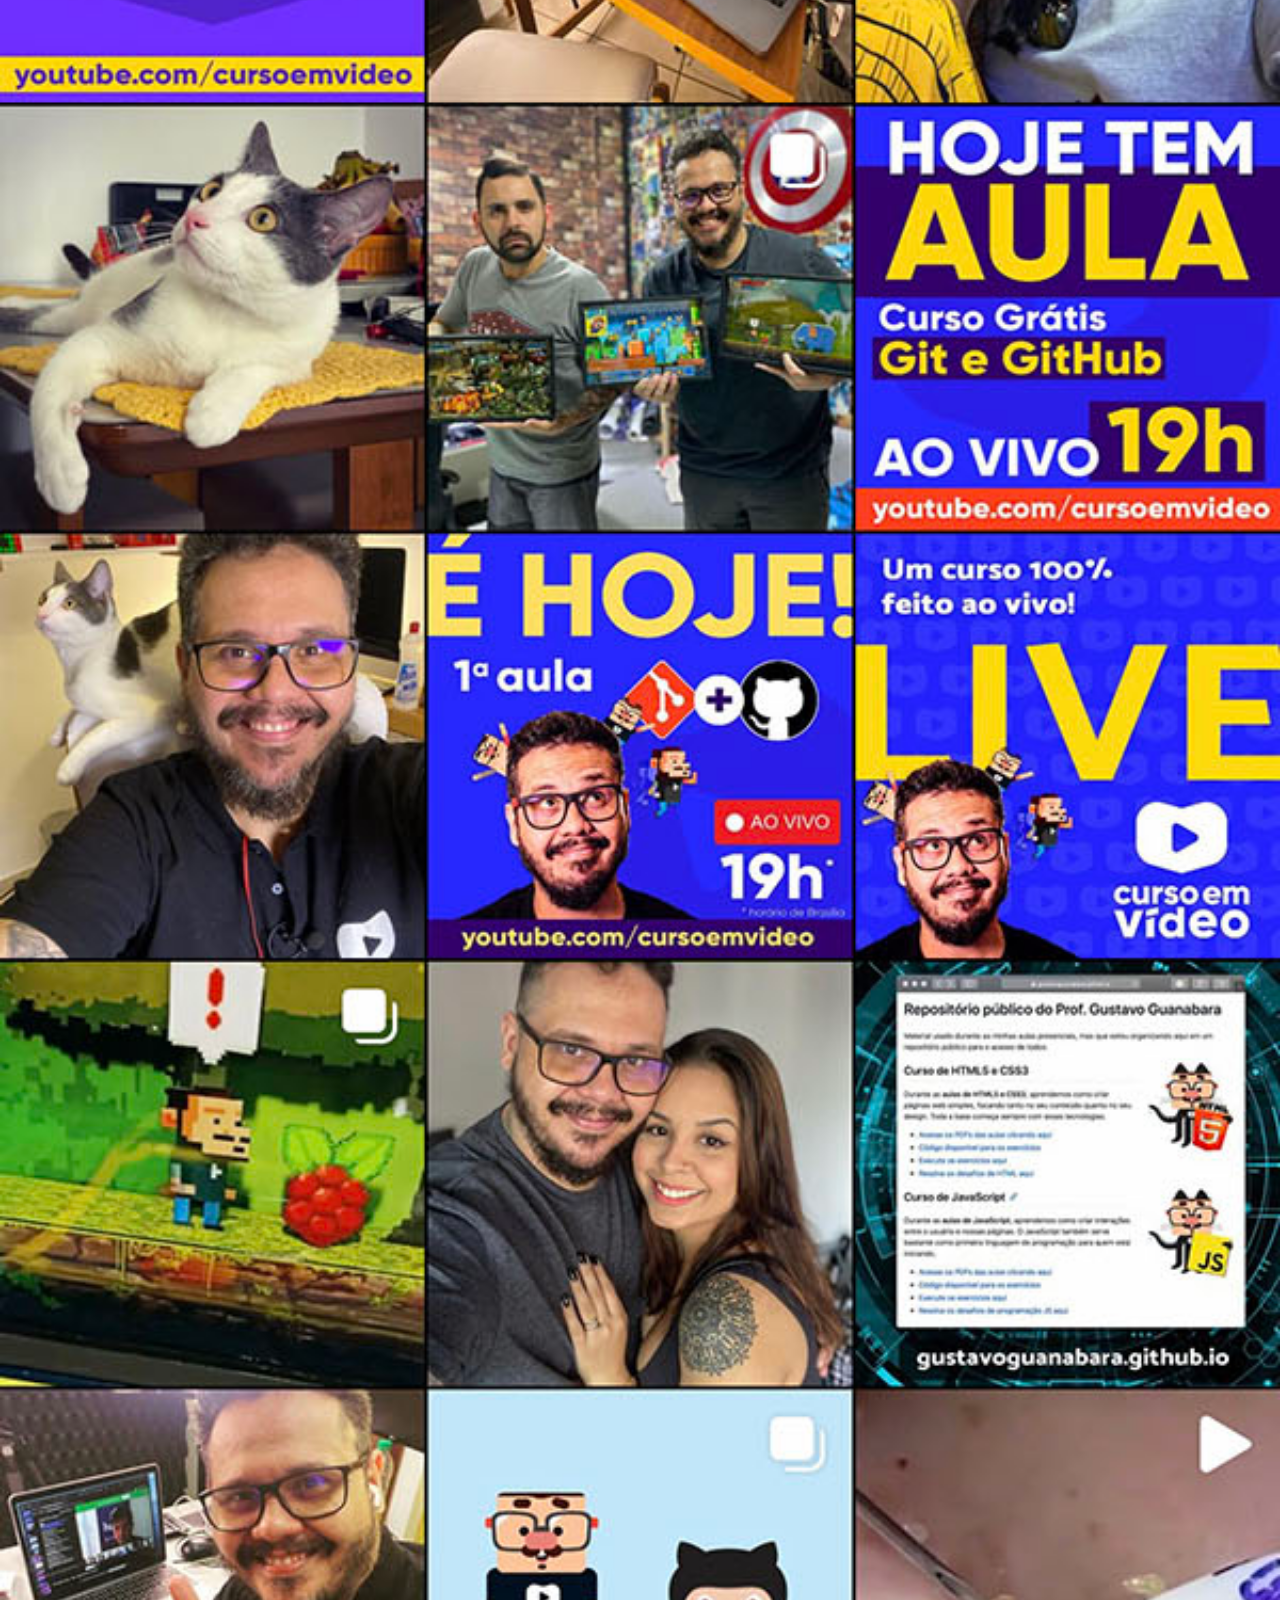
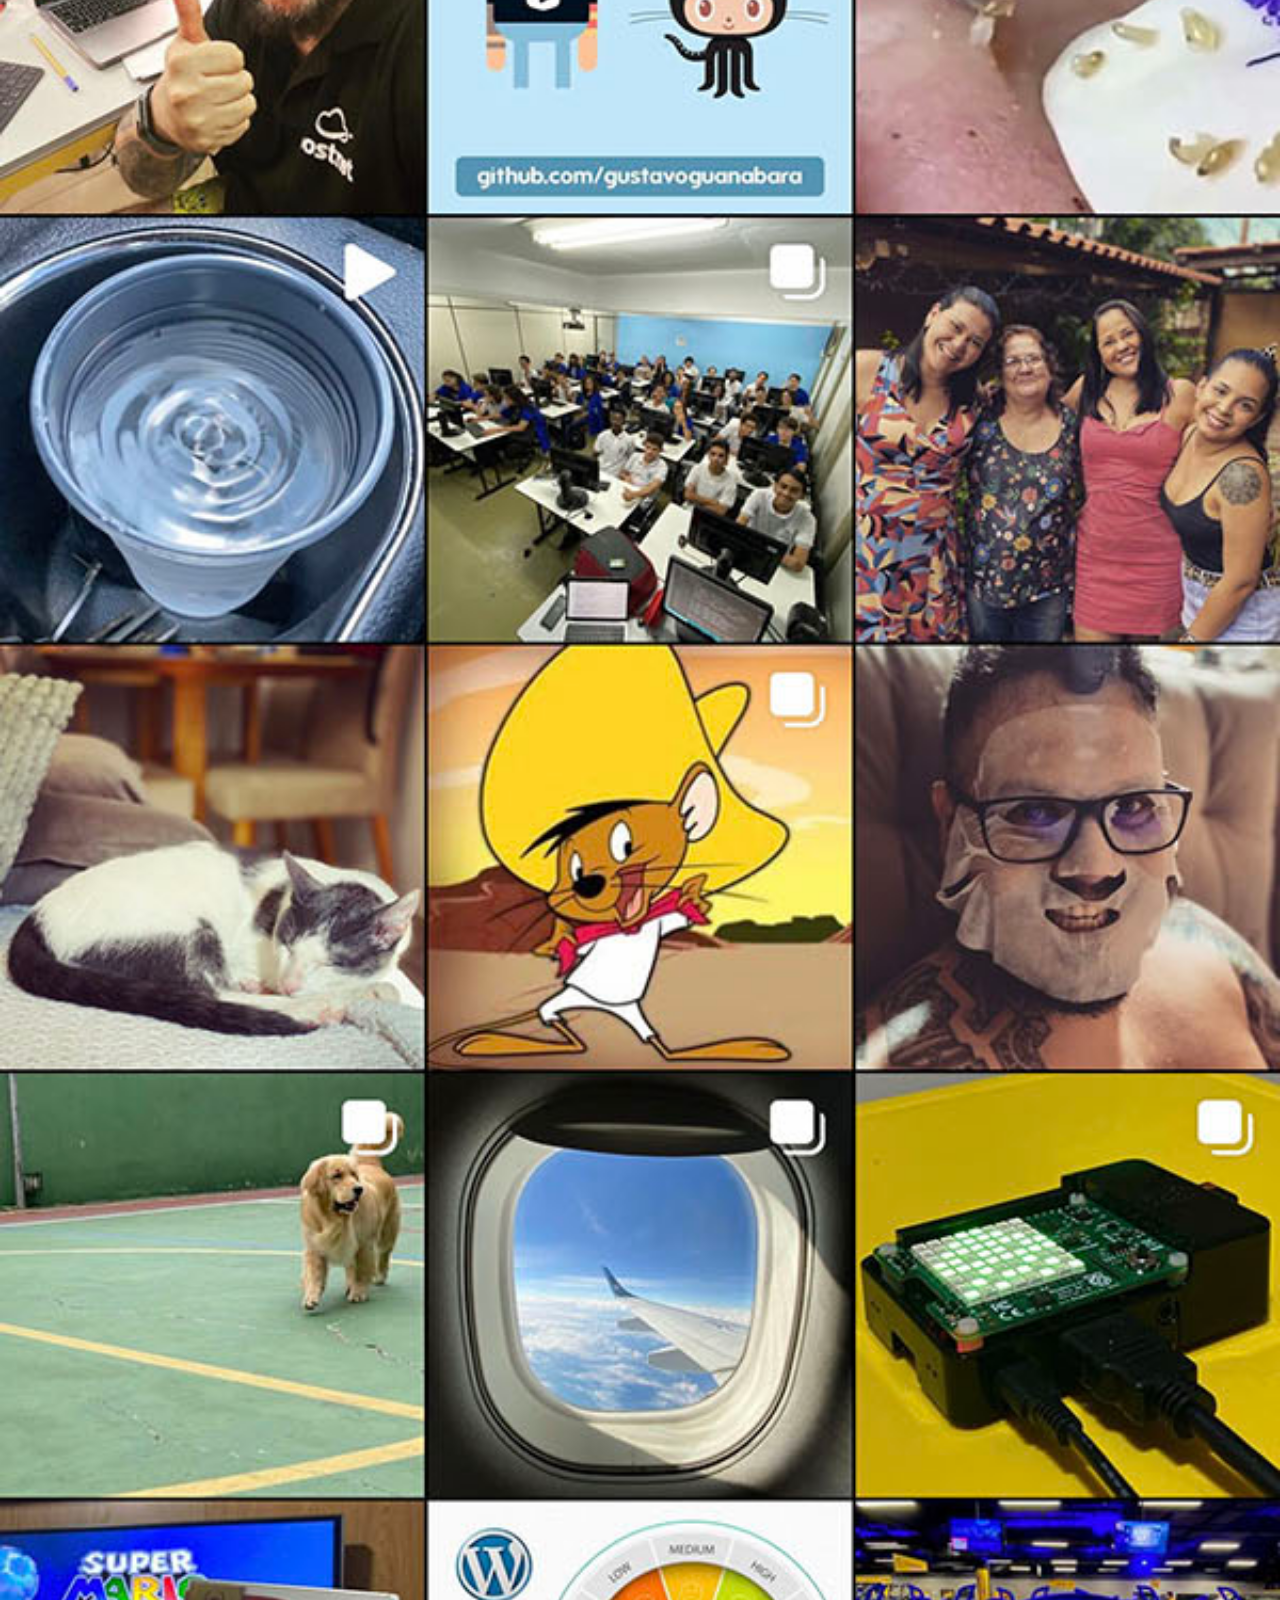
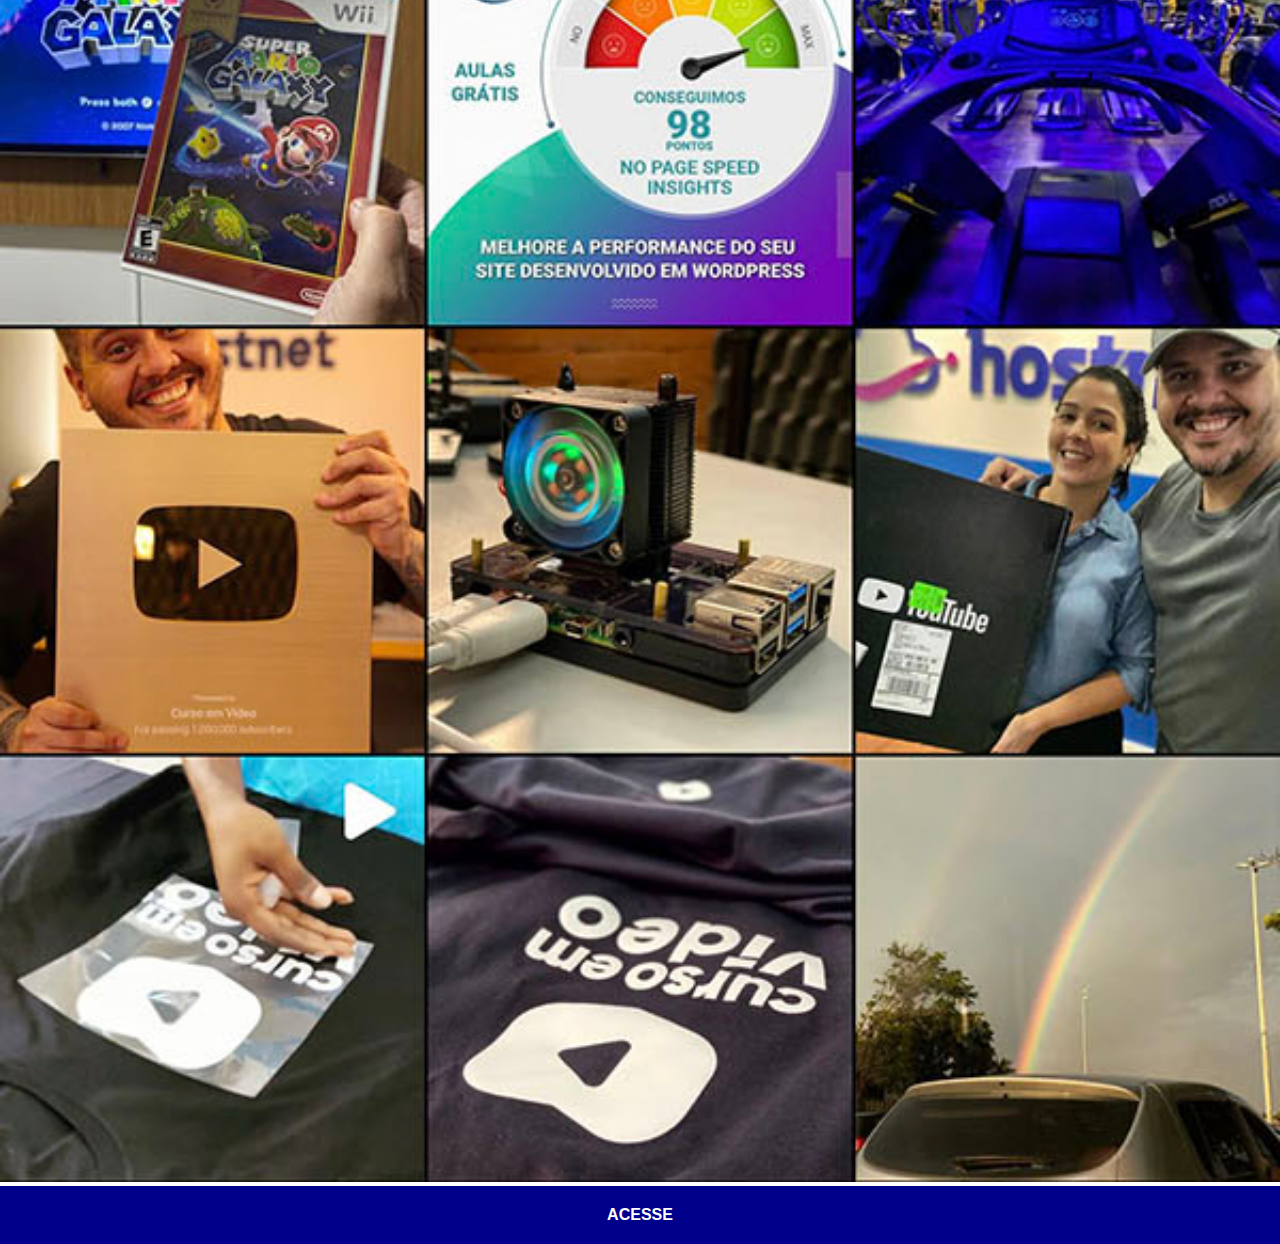
<file: instagram.html>
<!DOCTYPE html>
<html lang="pt-br">
<head>
    <meta charset="UTF-8">
    <meta http-equiv="X-UA-Compatible" content="IE=edge">
    <meta name="viewport" content="width=device-width, initial-scale=1.0">
    <title>Instagra</title>
    <link rel="stylesheet" href="sociais.css">
</head>
<body>
    <img src="pacote-d013/imagens/tela-instagram.jpg" alt="">
    <a href="https://www.instagram.com/sabrinyh_/" target="_blank"> ACESSE</a>
</body>
</html>
</file>
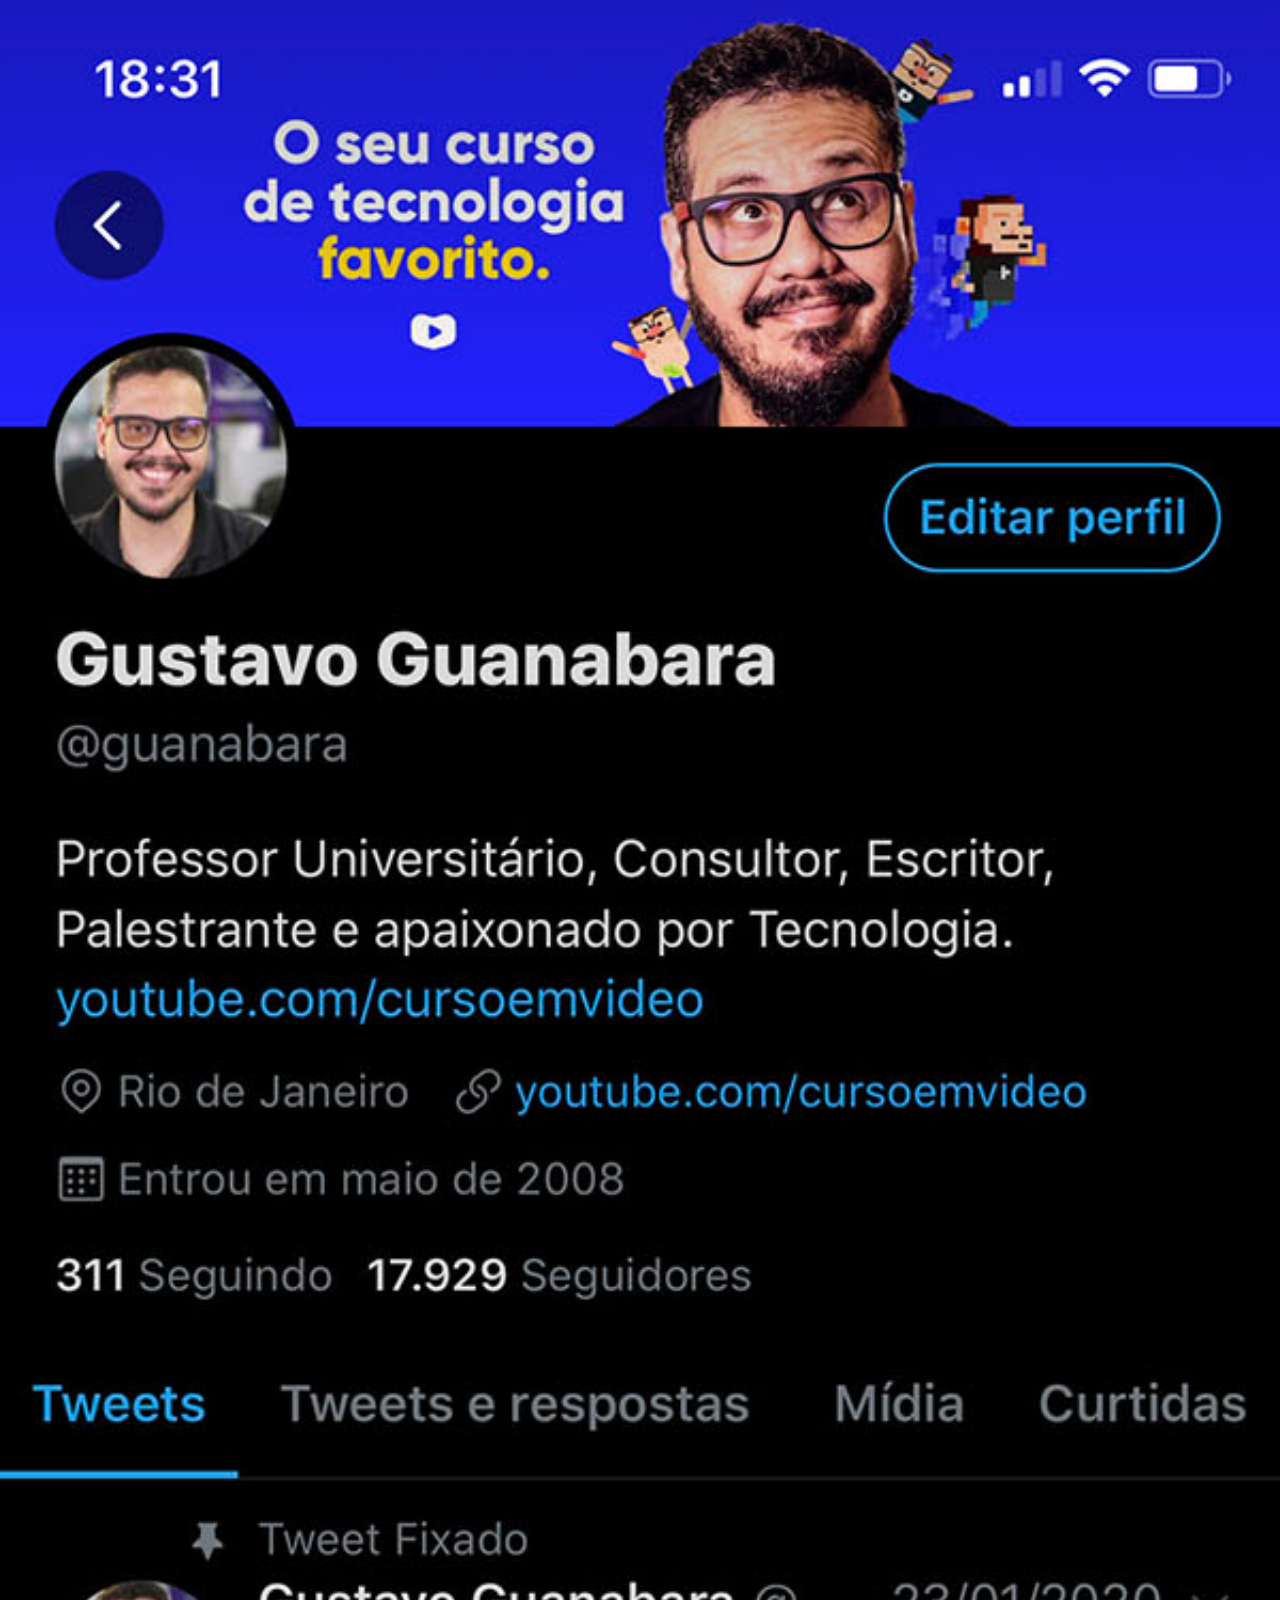
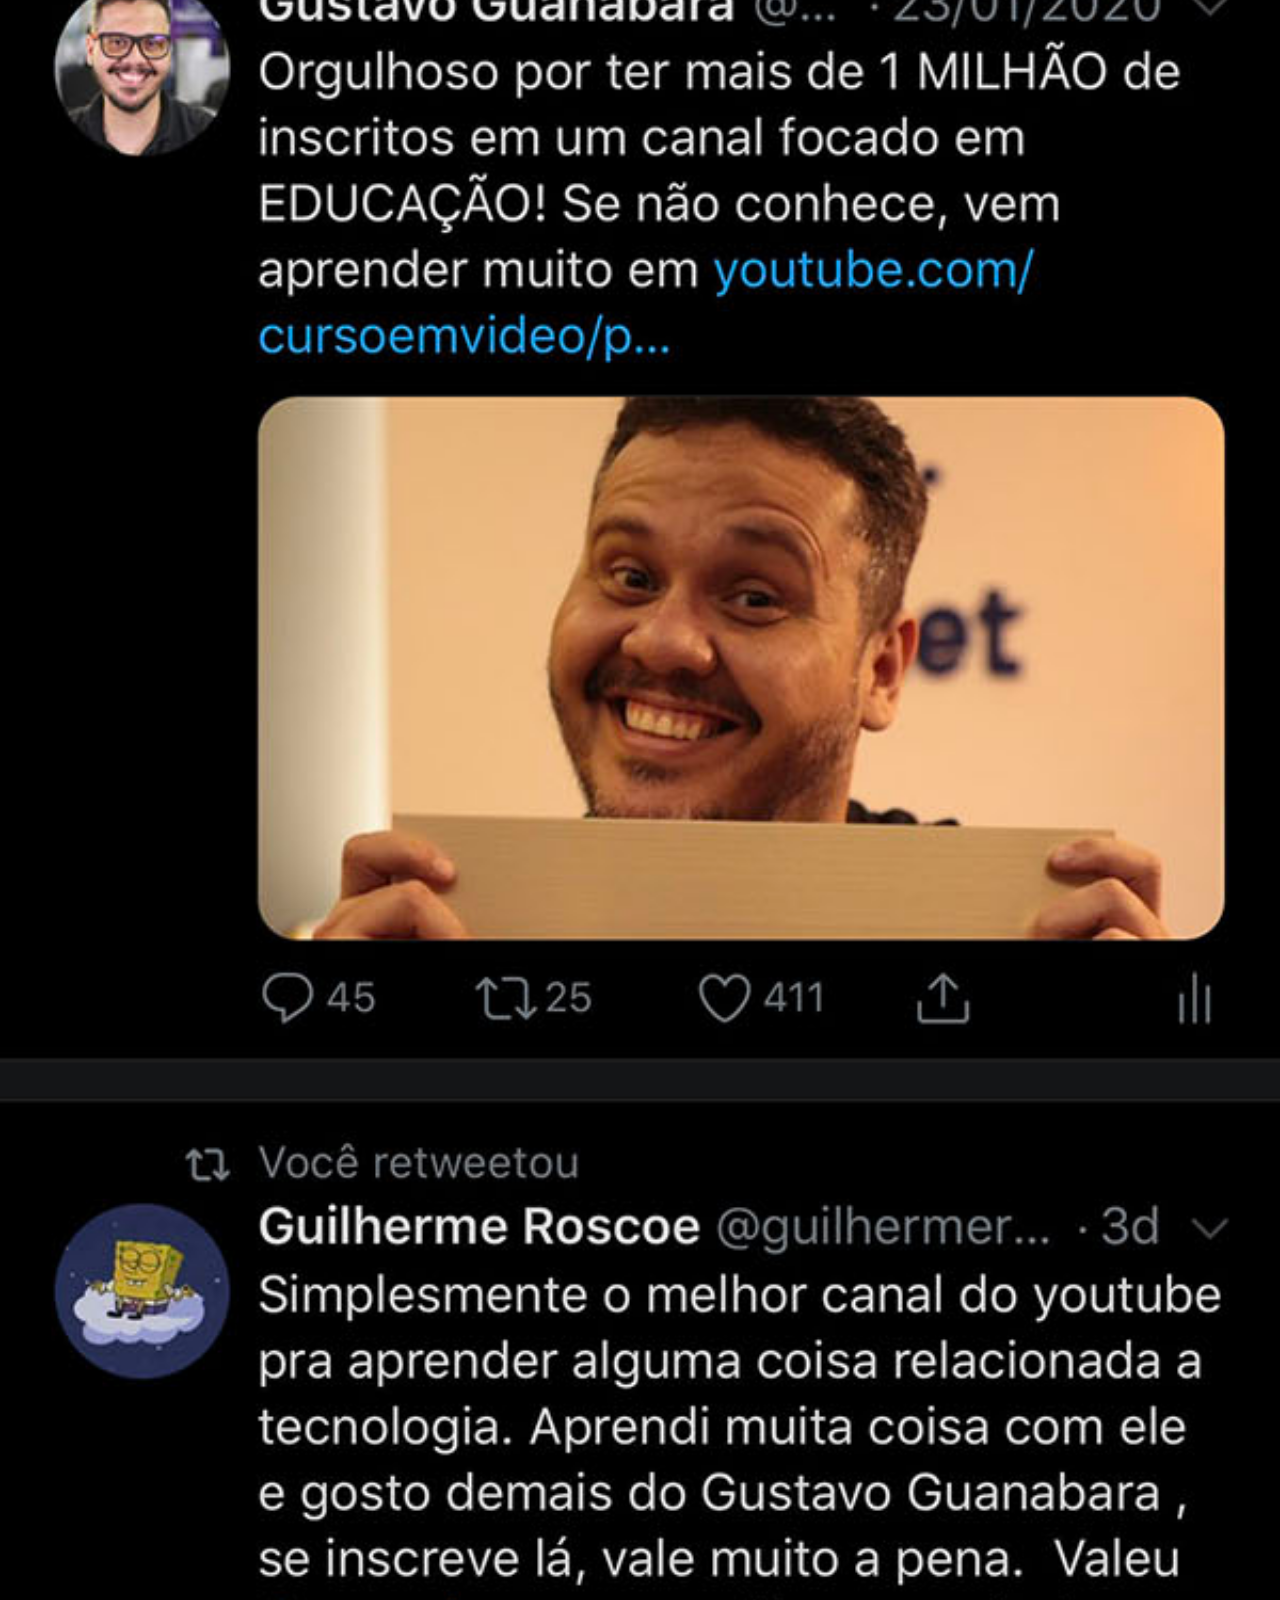
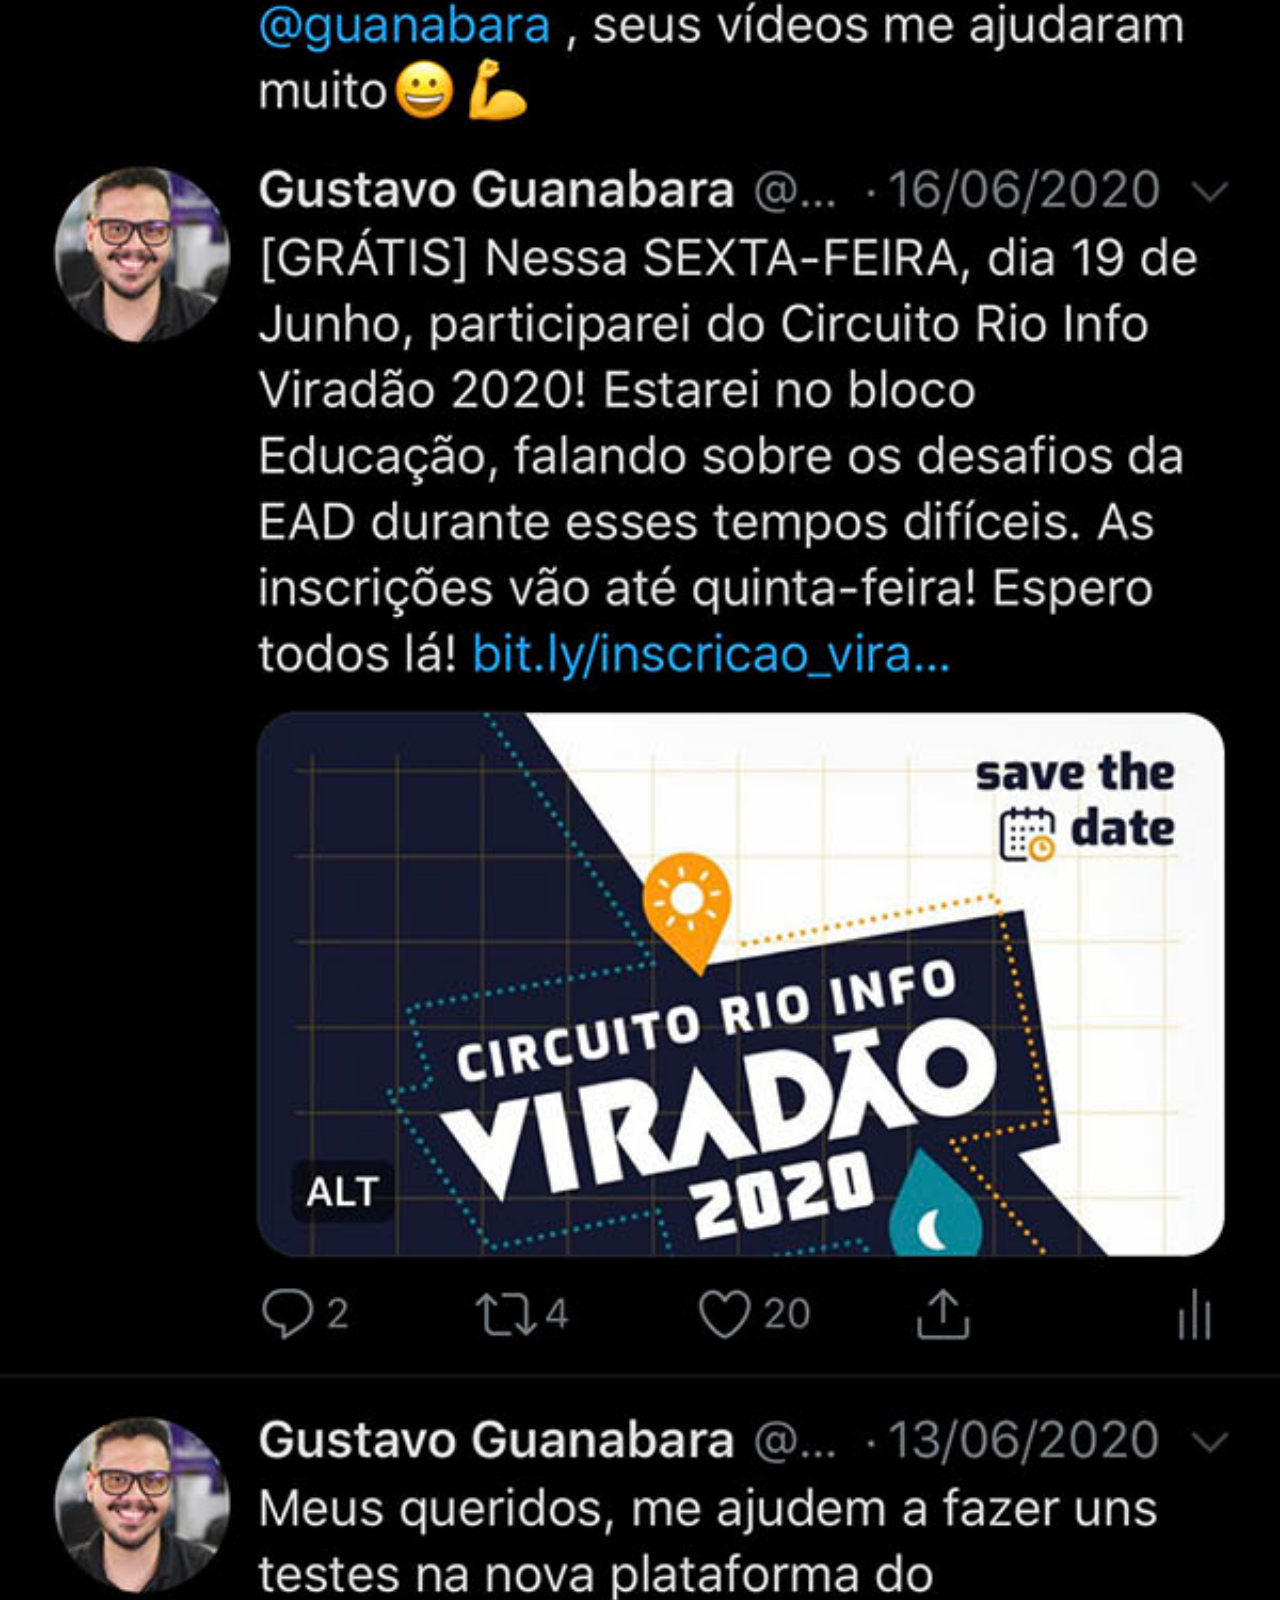
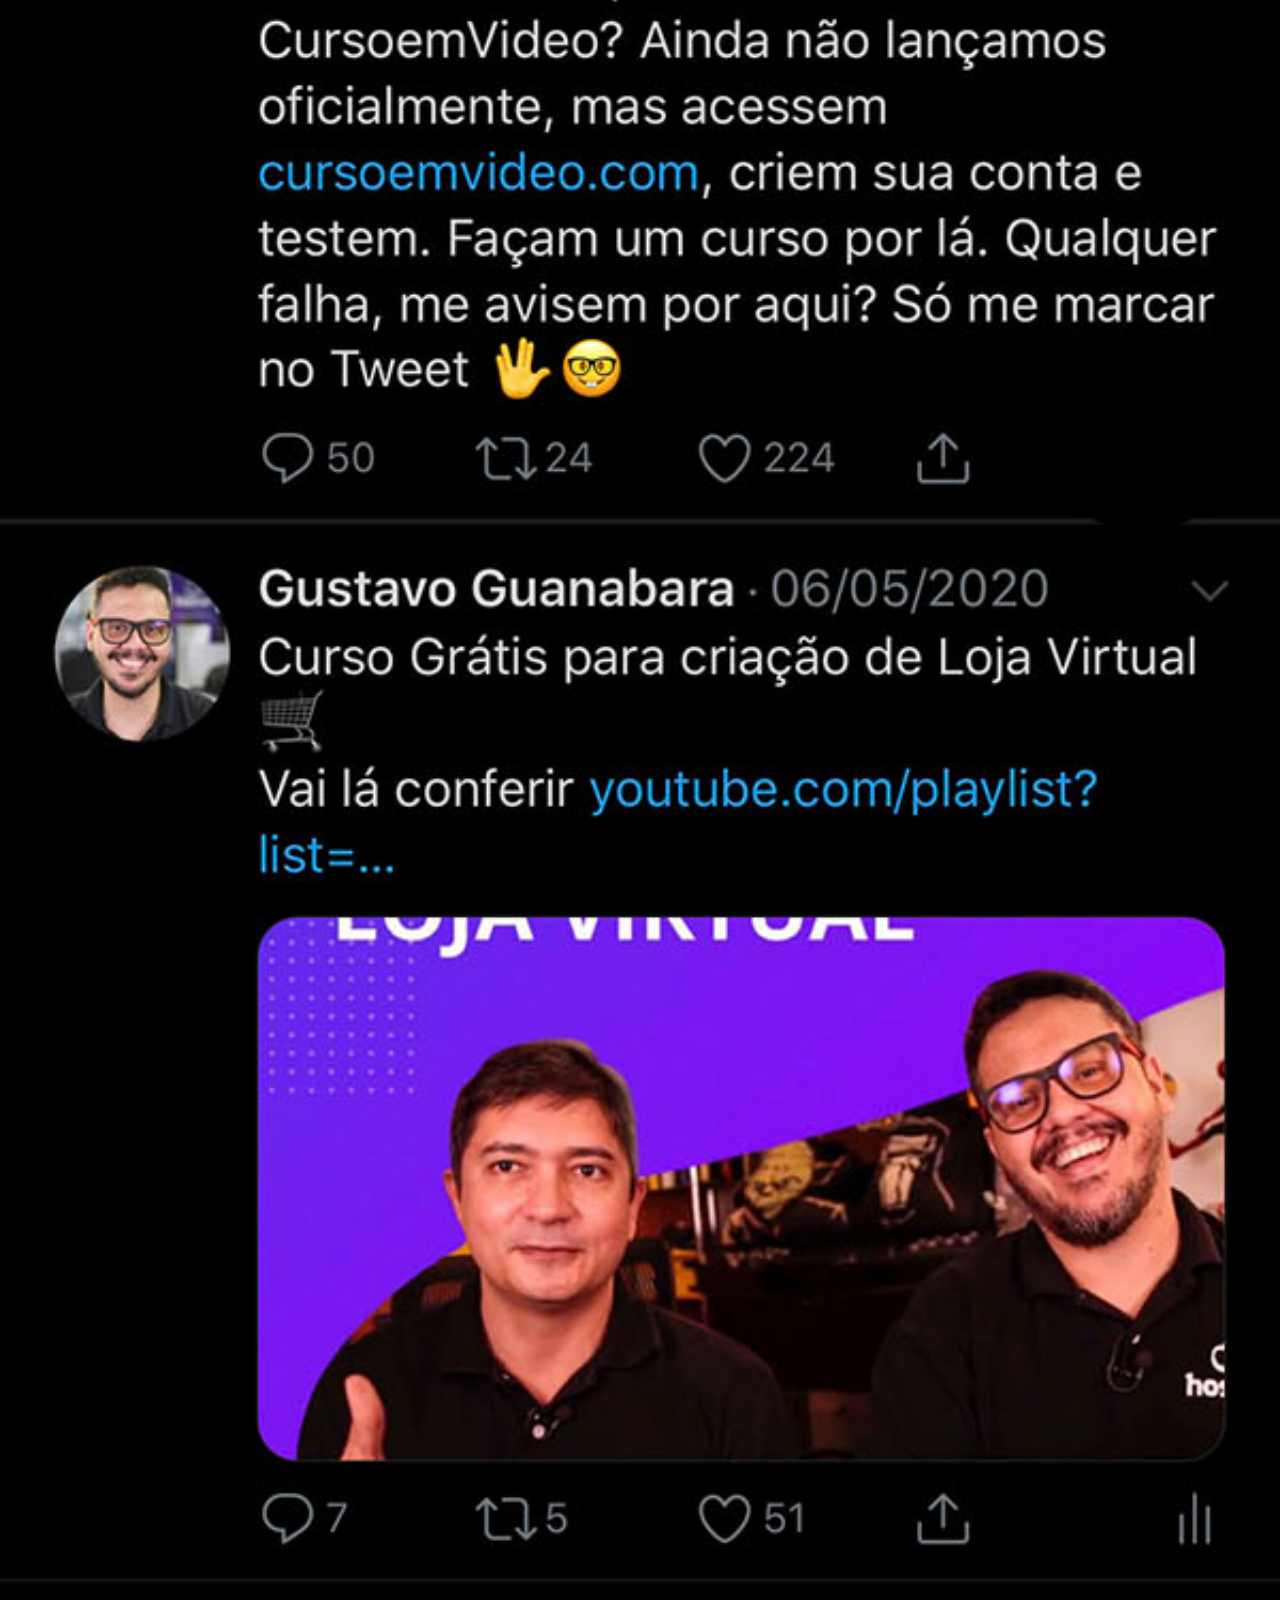
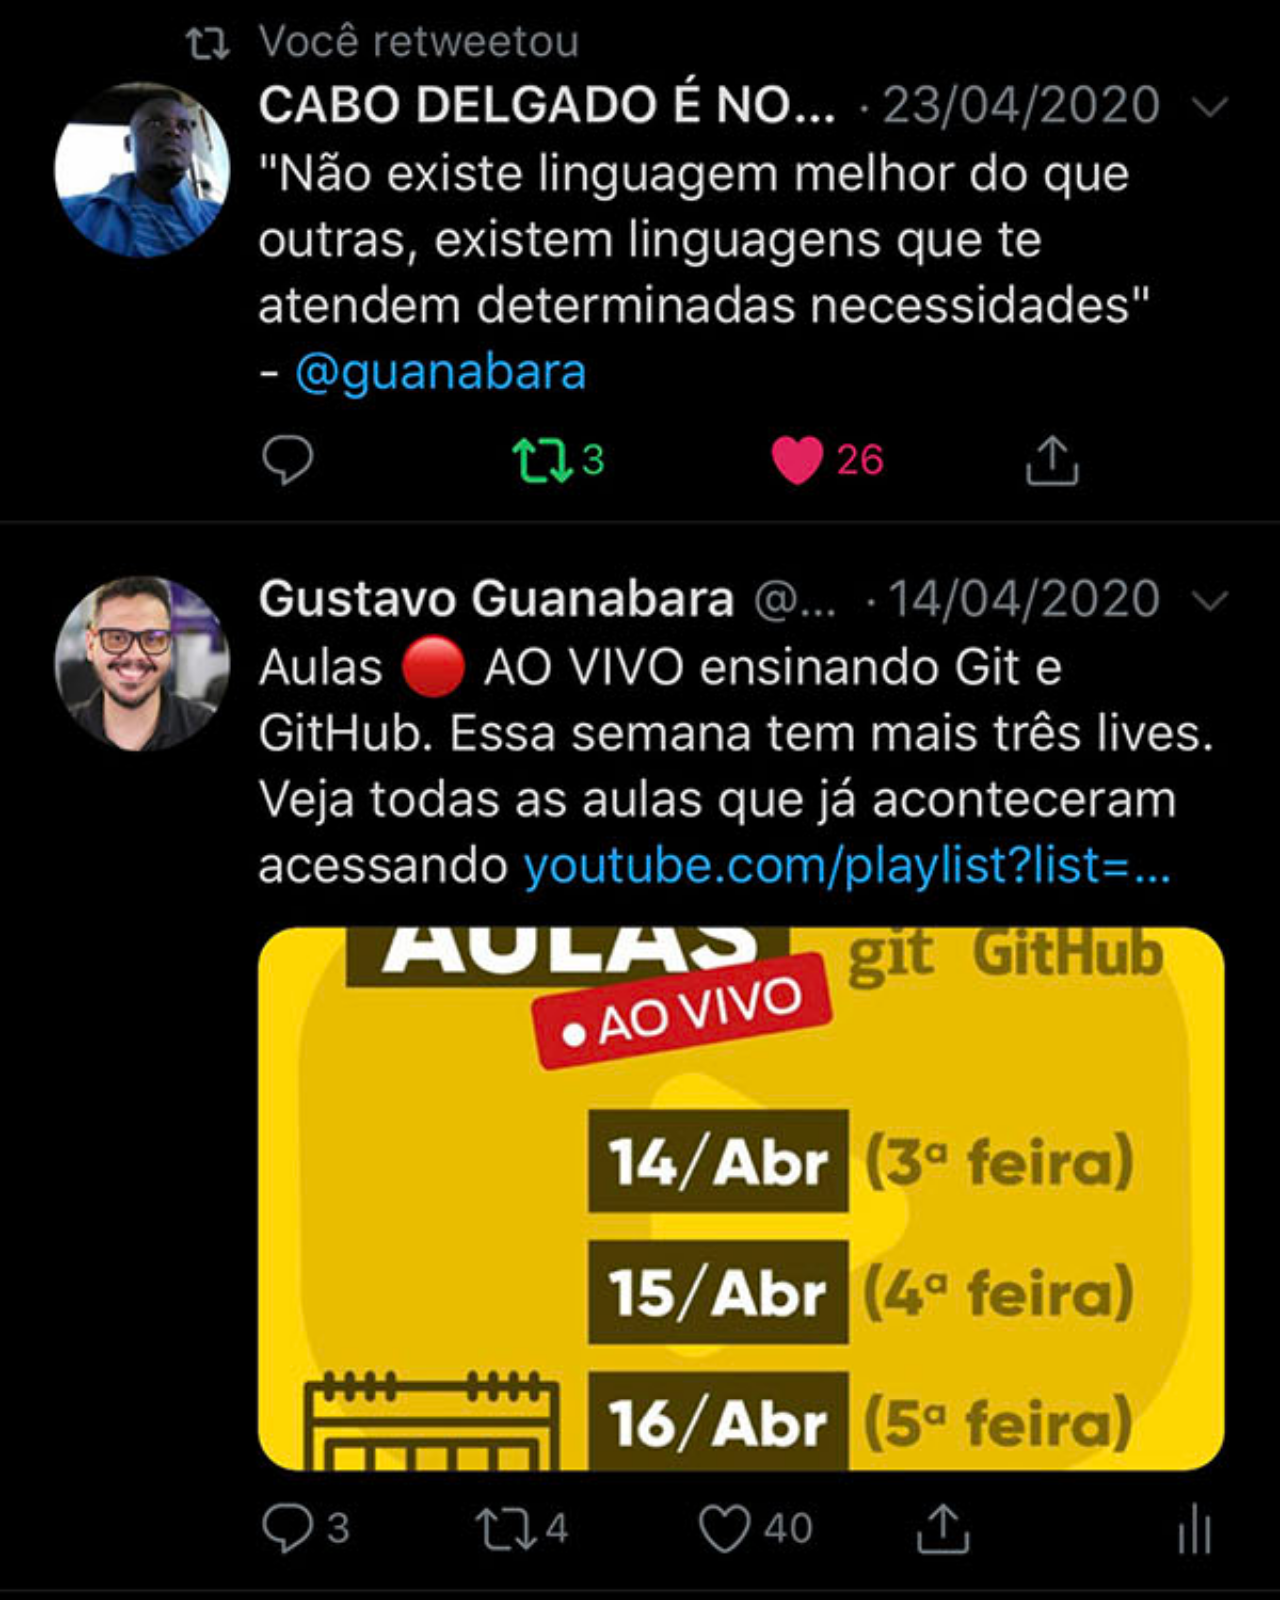
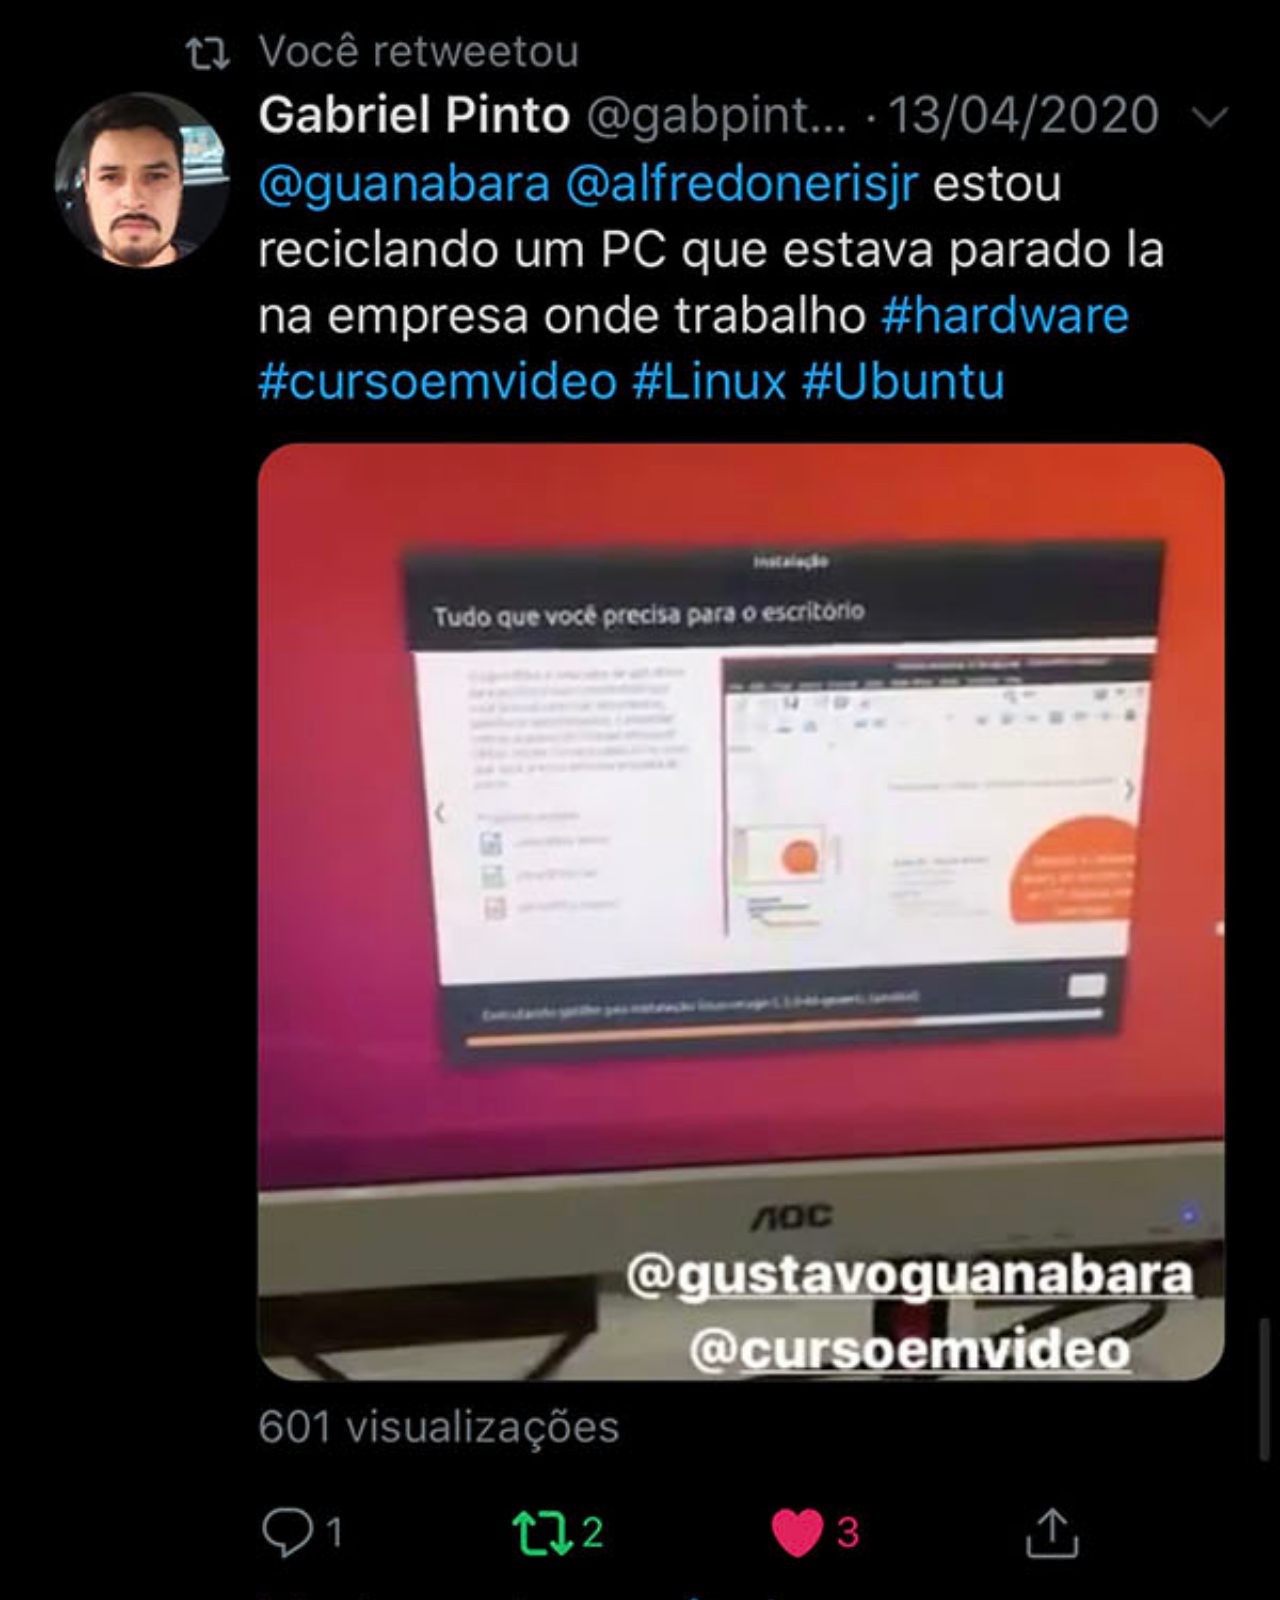
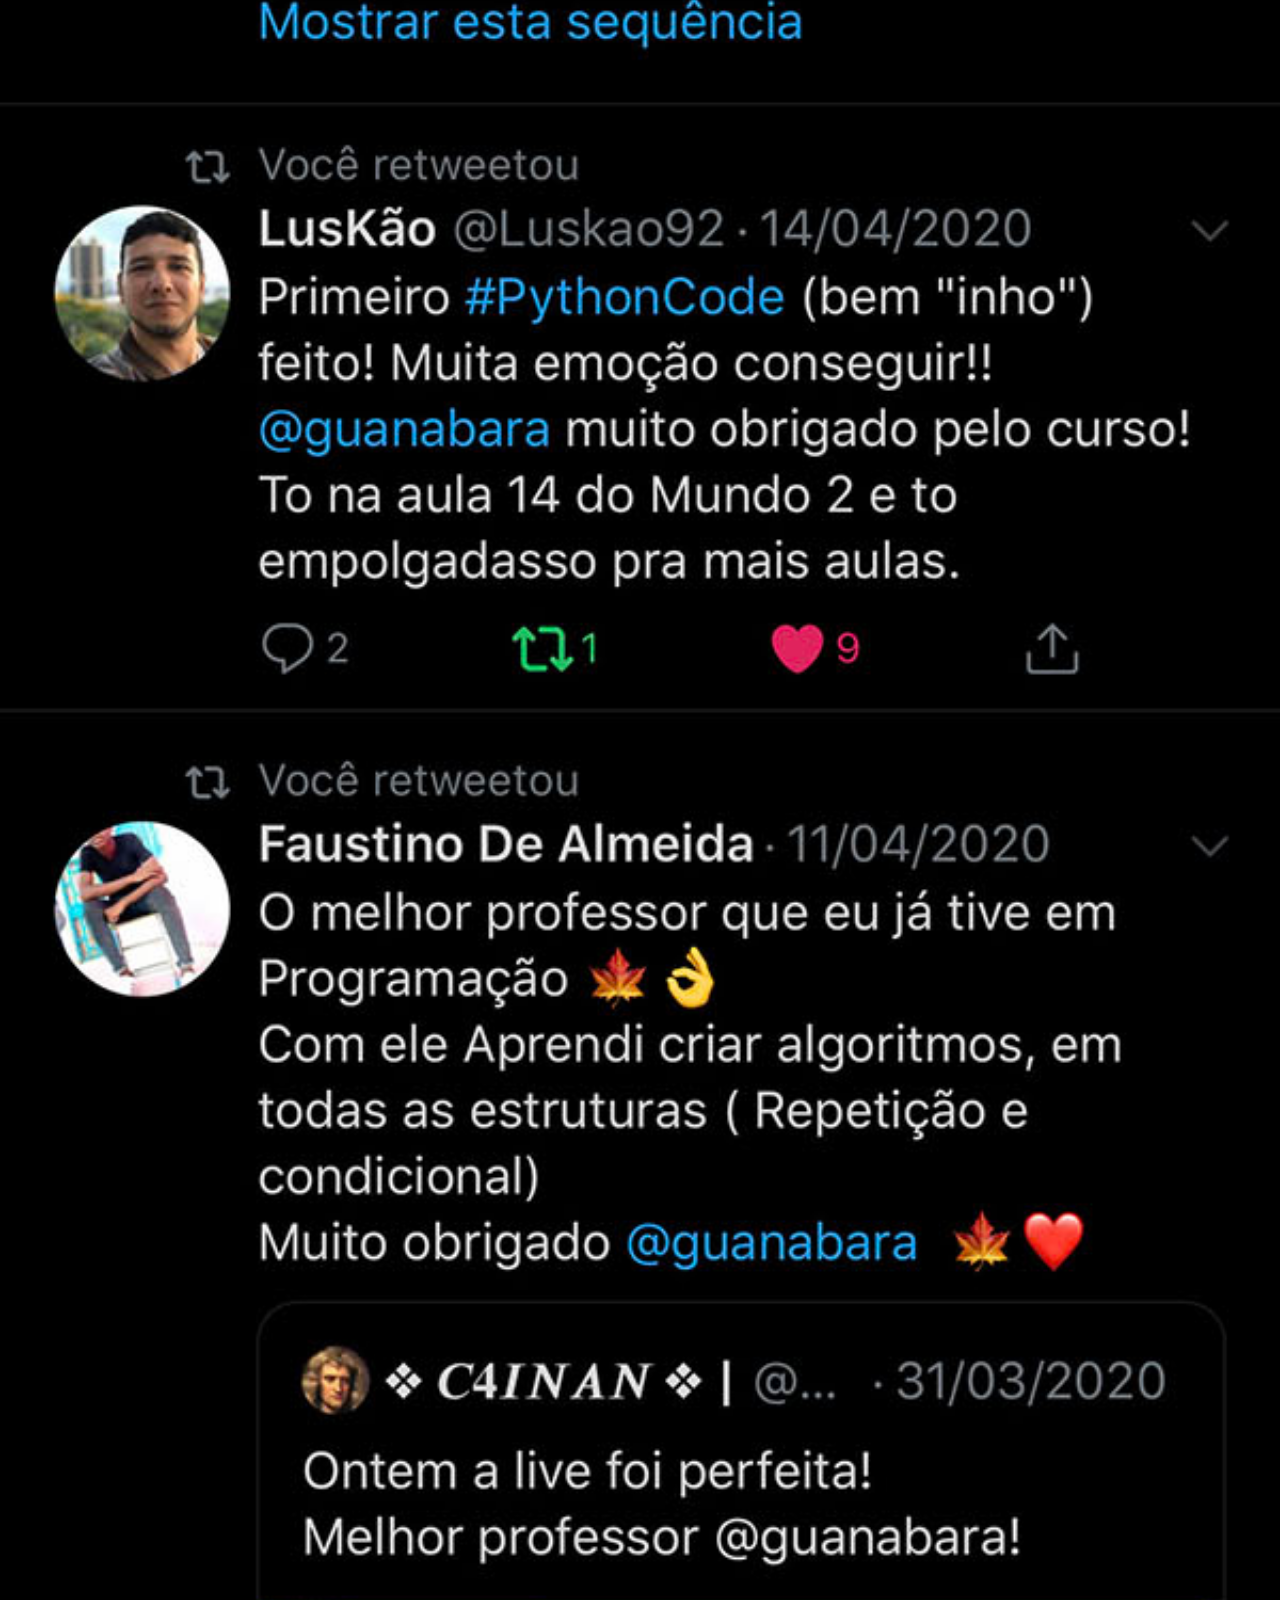
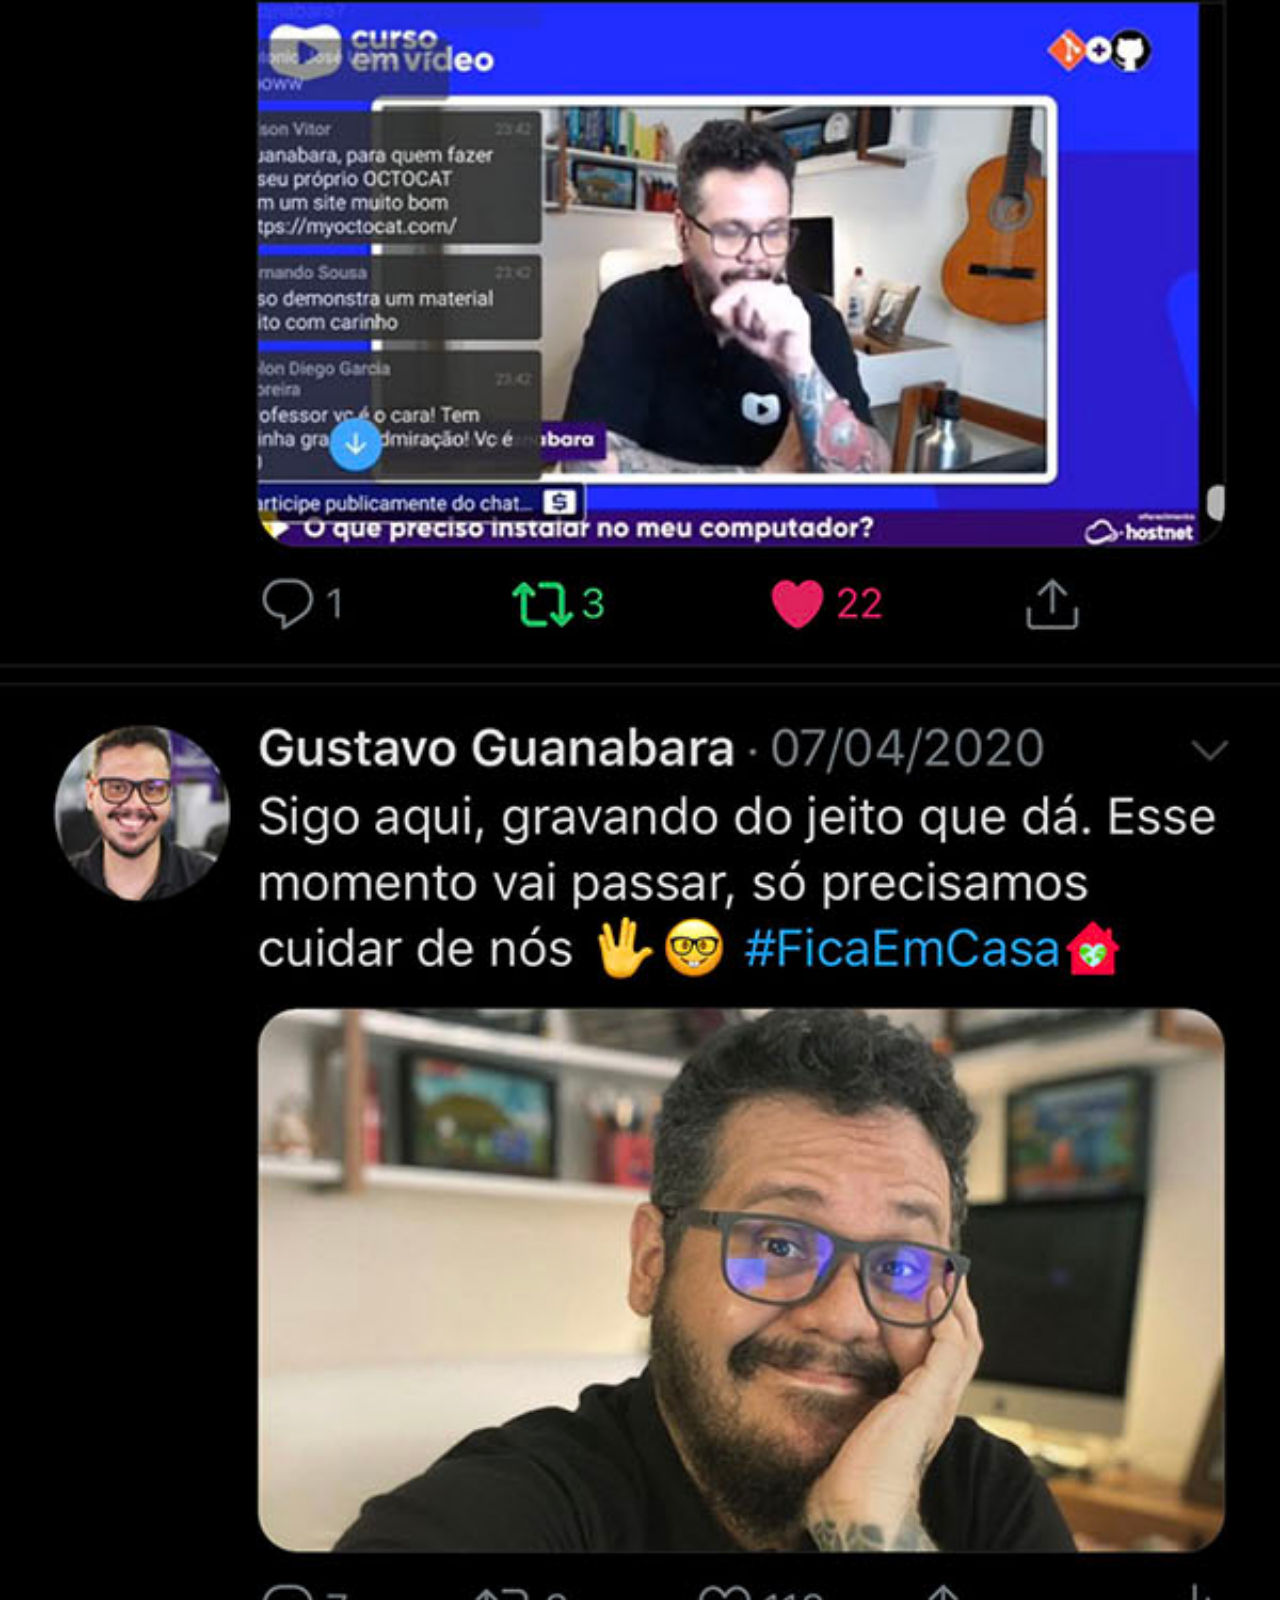
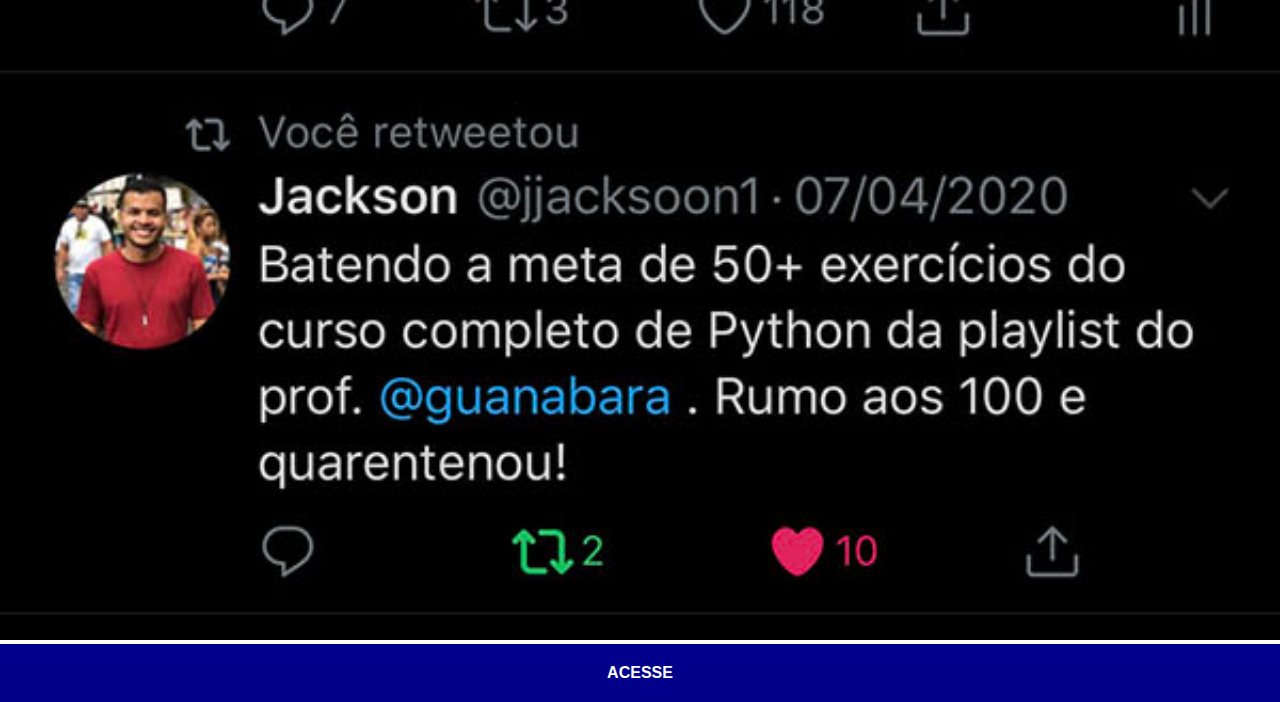
<file: twitter.html>
<!DOCTYPE html>
<html lang="pt-br">
<head>
    <meta charset="UTF-8">
    <meta http-equiv="X-UA-Compatible" content="IE=edge">
    <meta name="viewport" content="width=device-width, initial-scale=1.0">
    <title>Twitter</title>
    <link rel="stylesheet" href="sociais.css">
</head>
<body>
    <img src="pacote-d013/imagens/tela-twitter.jpg" alt="">
    <a href="https://twitter.com/Sabrinyh_" target="_blank"> ACESSE</a>
</body>
</html>
</file>
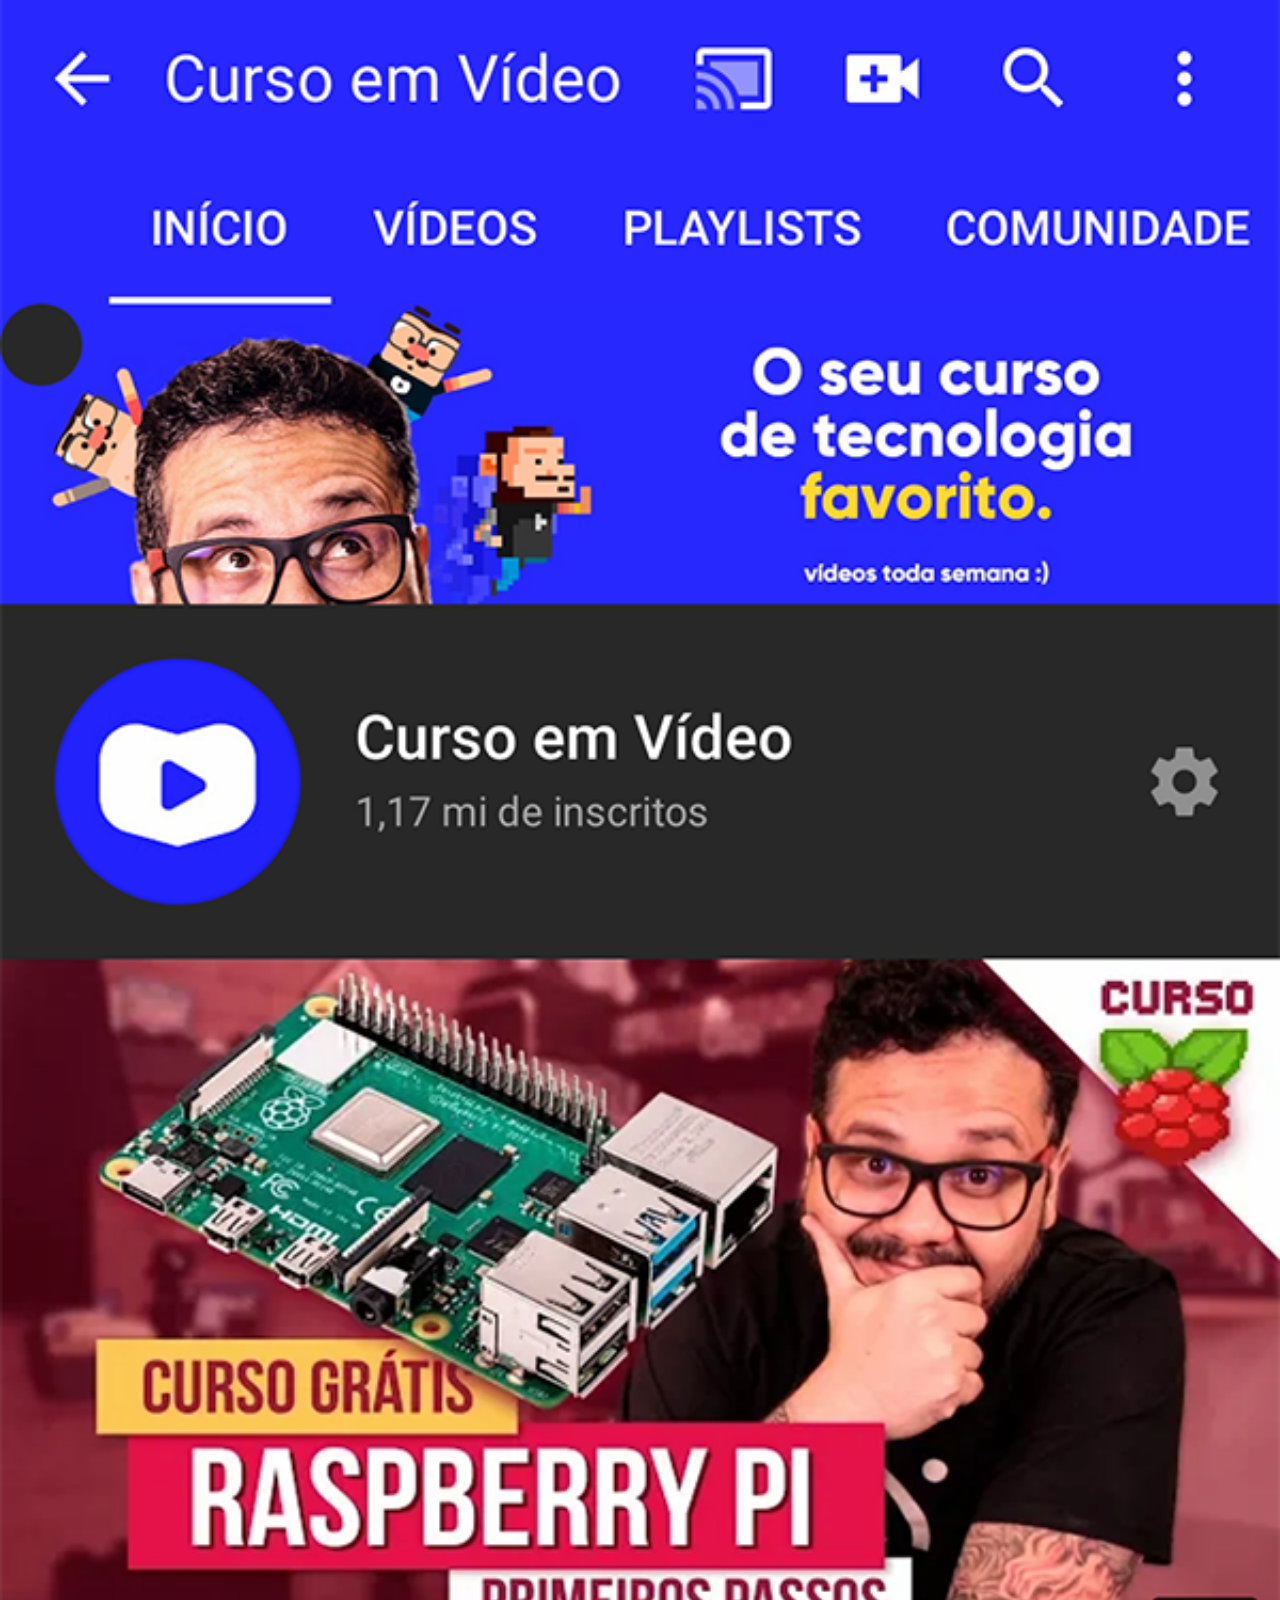
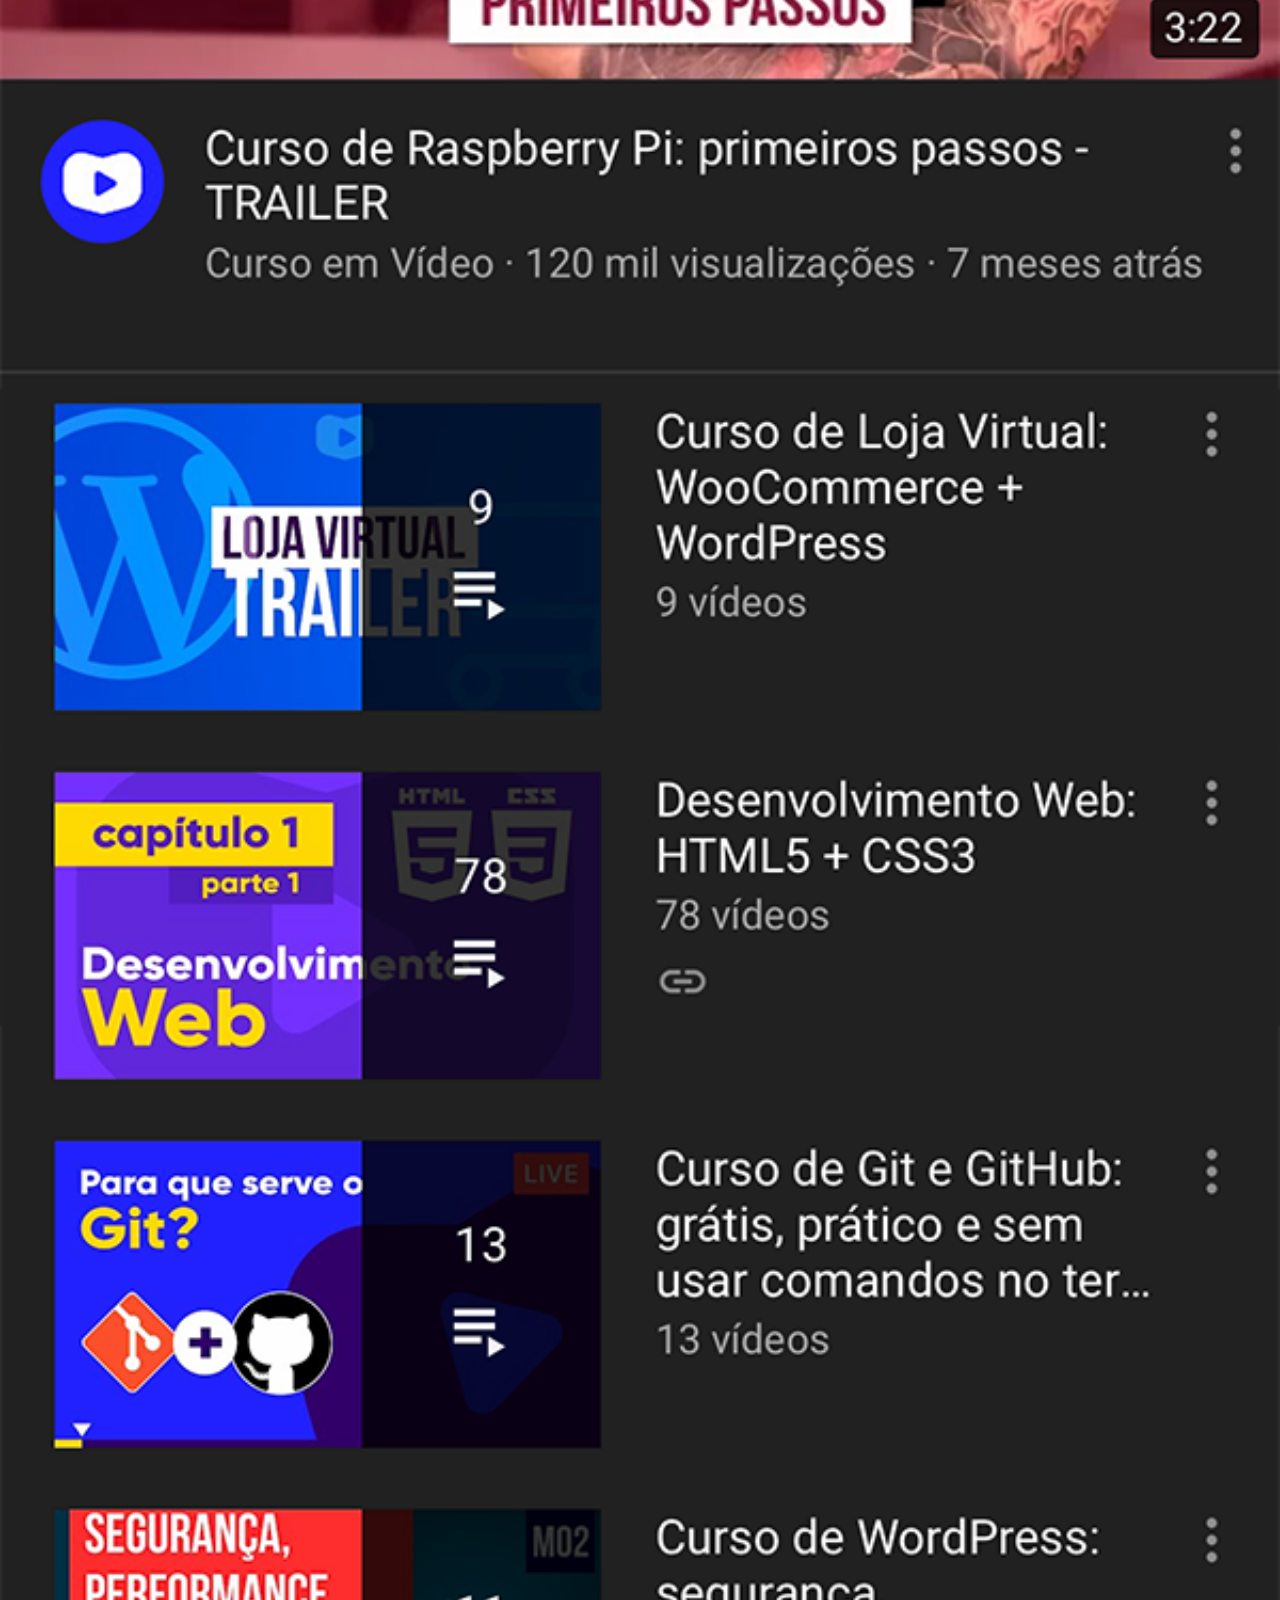
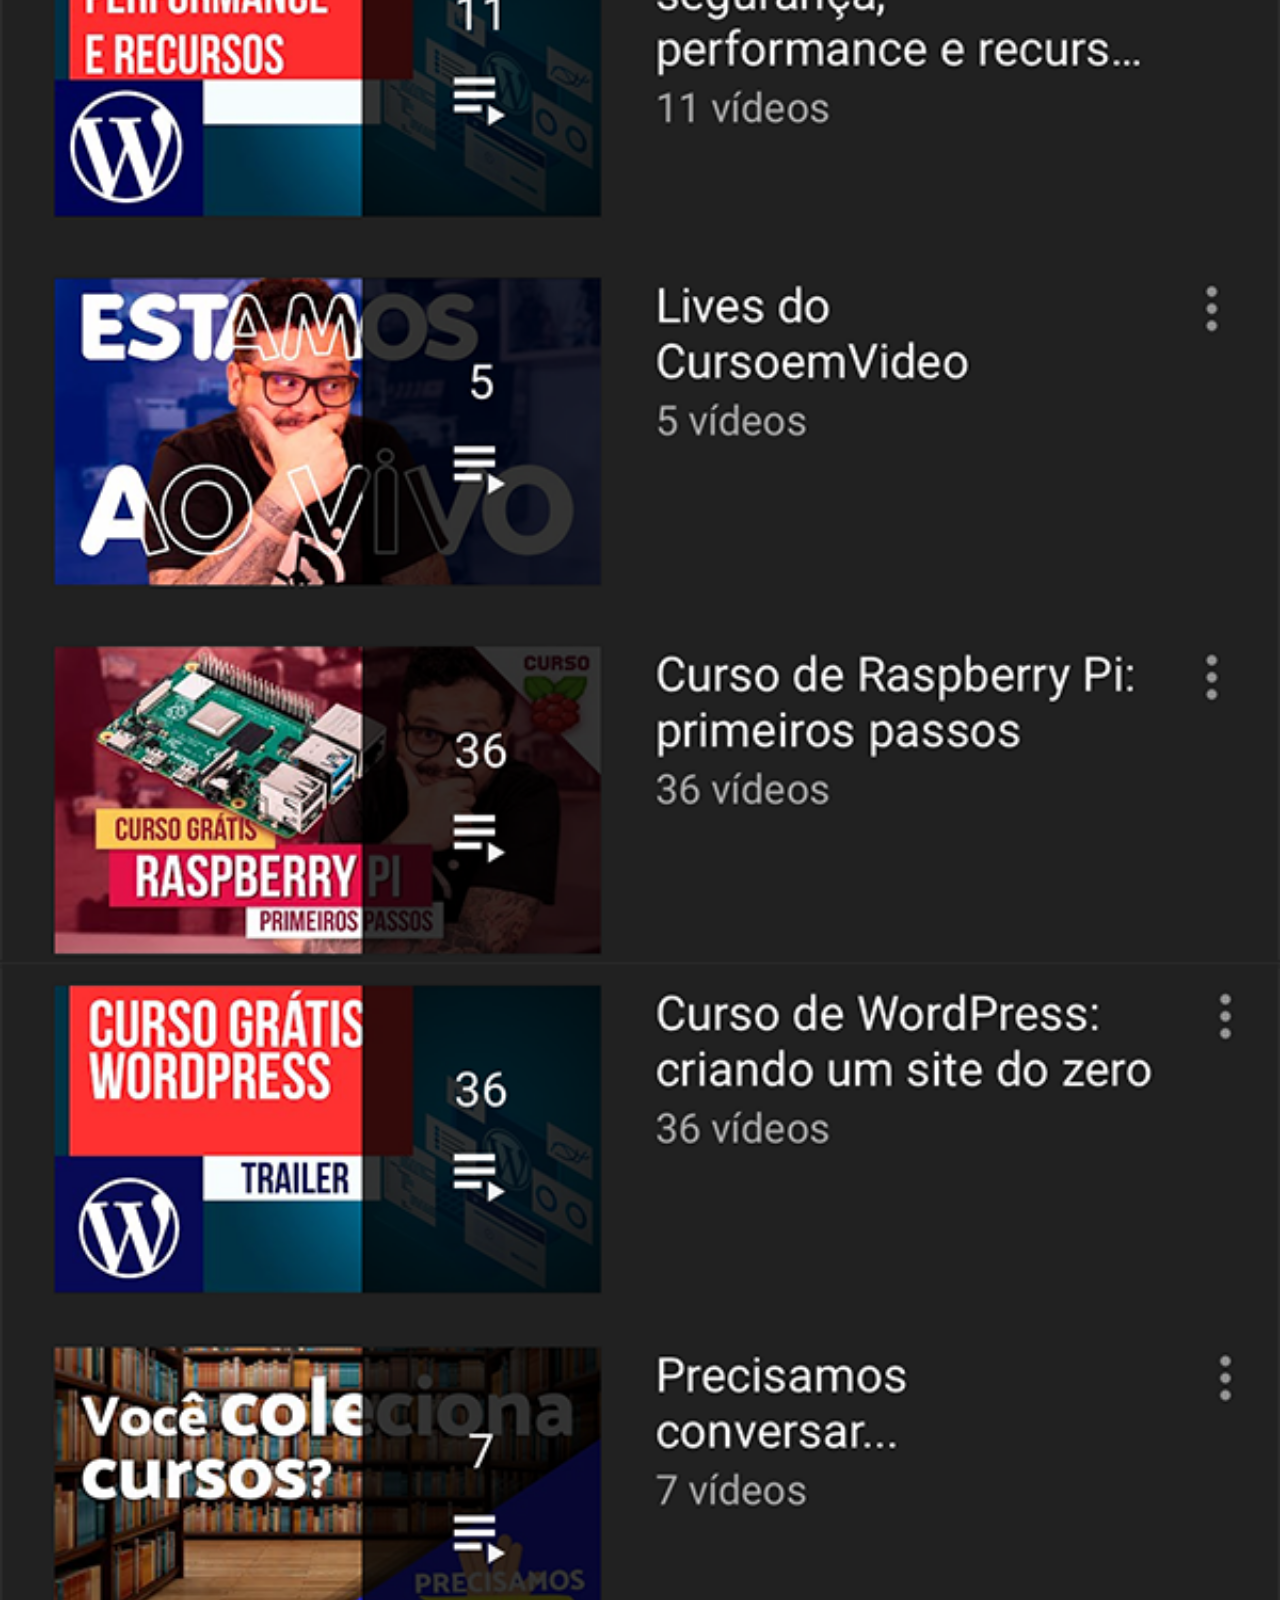
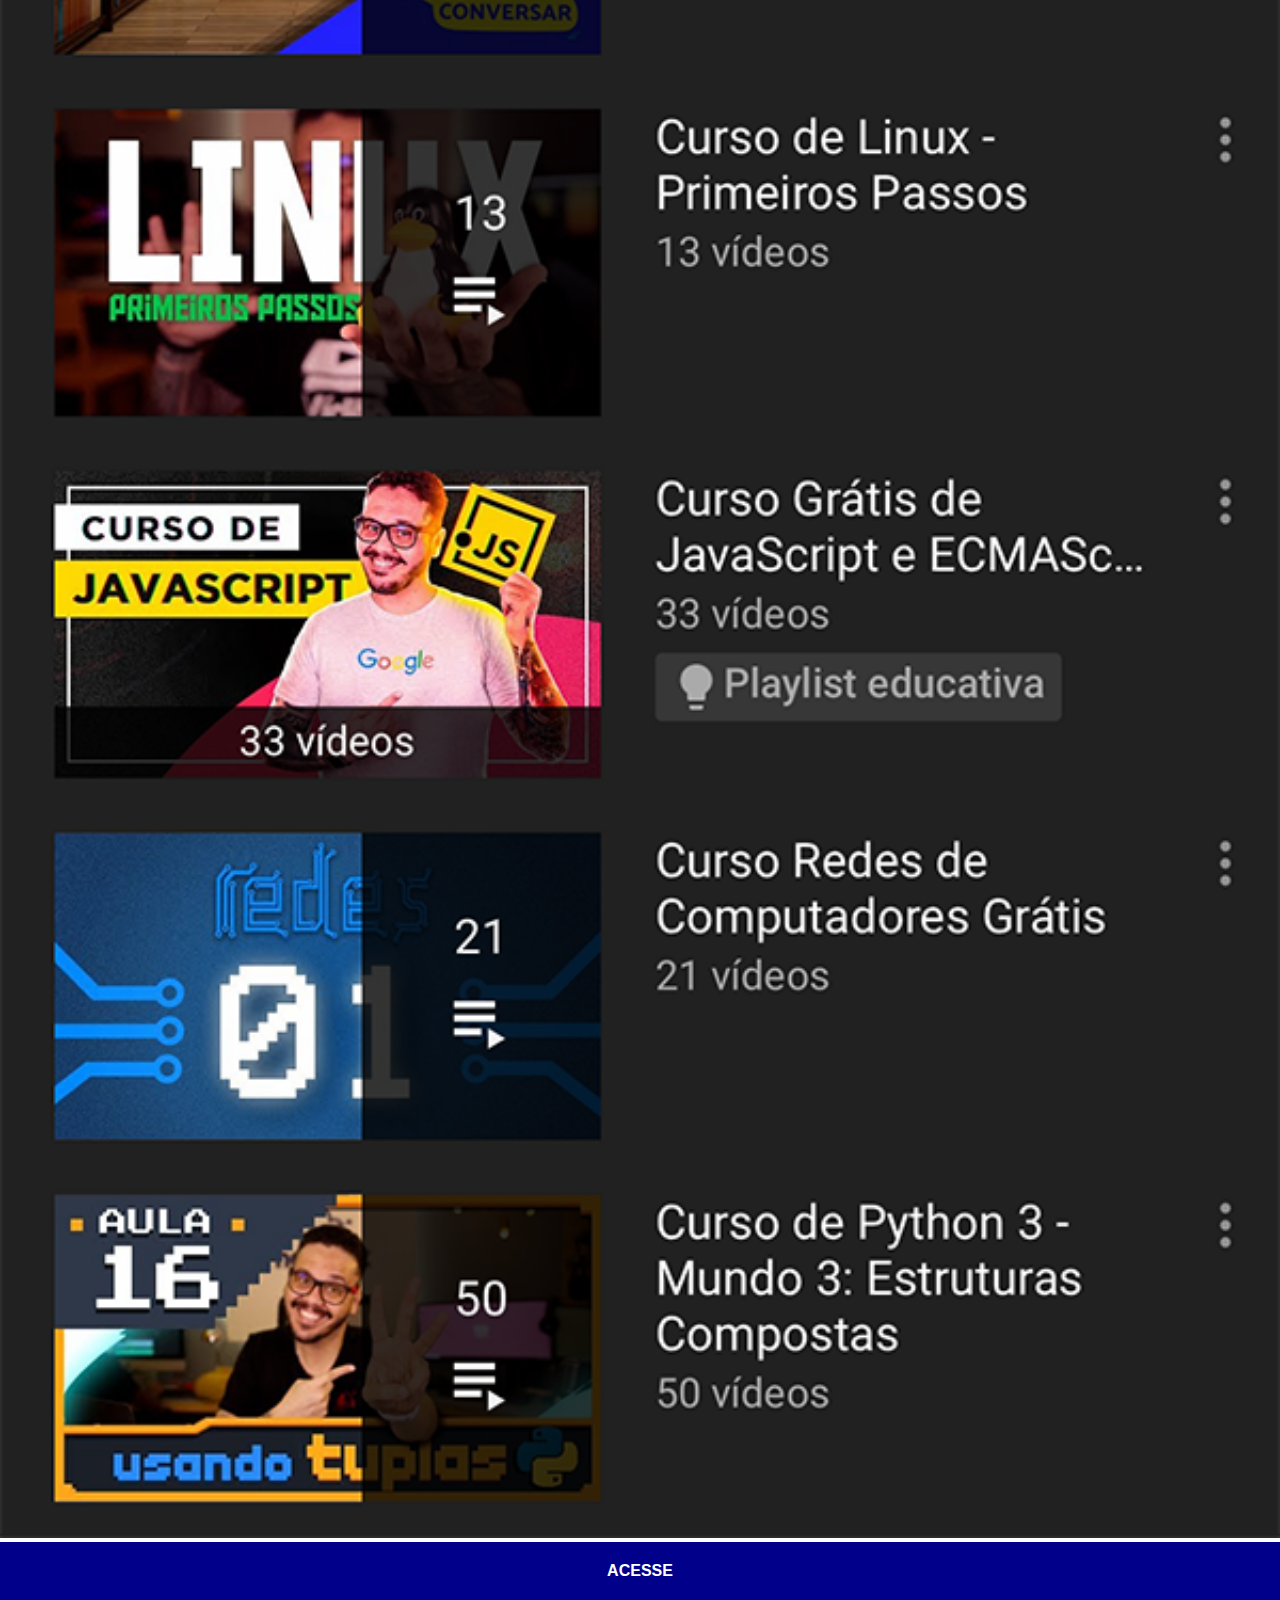
<file: youtube.html>
<!DOCTYPE html>
<html lang="pt-br">
<head>
    <meta charset="UTF-8">
    <meta http-equiv="X-UA-Compatible" content="IE=edge">
    <meta name="viewport" content="width=device-width, initial-scale=1.0">
    <title>Youtube</title>
    <link rel="stylesheet" href="sociais.css">
</head>
<body>
    <img src="pacote-d013/imagens/tela-youtube.png" alt="">
    <a href="https://www.youtube.com/channel/UCJuXnG90gZlOGgOBT5eTcsg" target="_blank"> ACESSE</a>
</body>
</html>
</file>
<file: style.css>
@charset "UTF-8";

*{
    margin: 0px;
    padding: 0px;
    font-family: Arial, Helvetica, sans-serif;
}

html, body{
    height: 100vh;
    width: 100vw;
}

body{
    background: url(pacote-d013/imagens/fundo-madeira.jpg) no-repeat top center;
    background-size: cover;
    background-attachment: fixed;
}

main{
    height: 100vh;
}

section#celular{
    position: absolute;
    top: 50%;
    left: 50%;
    transform: translate(-50%, -50%);

    height: 627px;
    width: 311px;
    background: url(pacote-d013/imagens/frame-iphone.png) no-repeat;
}

iframe#tela{
    position: relative;
    top: 80px;
    left: 22px;
    width: 267px;
    height: 471px;
}

section#redes-sociais img{
    width: 70px;
    margin: 10px;
    border-radius: 50%;
    box-shadow: 2px 2px 5px black;
    box-sizing: border-box;
}

section#redes-sociais{
    text-align: center;
    position: absolute;
    bottom: 0;
    width: 100%;
    margin: 0 auto;
    padding-bottom: 20px;
}

section#redes-sociais img:hover {
    border: 2px solid rgba(255, 255, 255, 0.658);
    transform: translate(-3px, -3px) scale(1.7);
    box-shadow: 5px 5px 10px black;
    transition: transform .5s;
}
</file>
<file: sociais.css>
@charset "UTF-8";

*{
    margin: 0px;
    padding: 0px;
    font-family: Arial, Helvetica, sans-serif;
}

::-webkit-scrollbar{
    width: 0px;
    height: 0px;
}

img {
    width: 100vw;
}

a{
    display: block;
    background-color: darkblue;
    color: white;
    padding: 20px;
    text-align: center;
    font-weight: bolder;
    text-decoration: none;
}

a:hover{
    background-color: blue;
}
</file>
